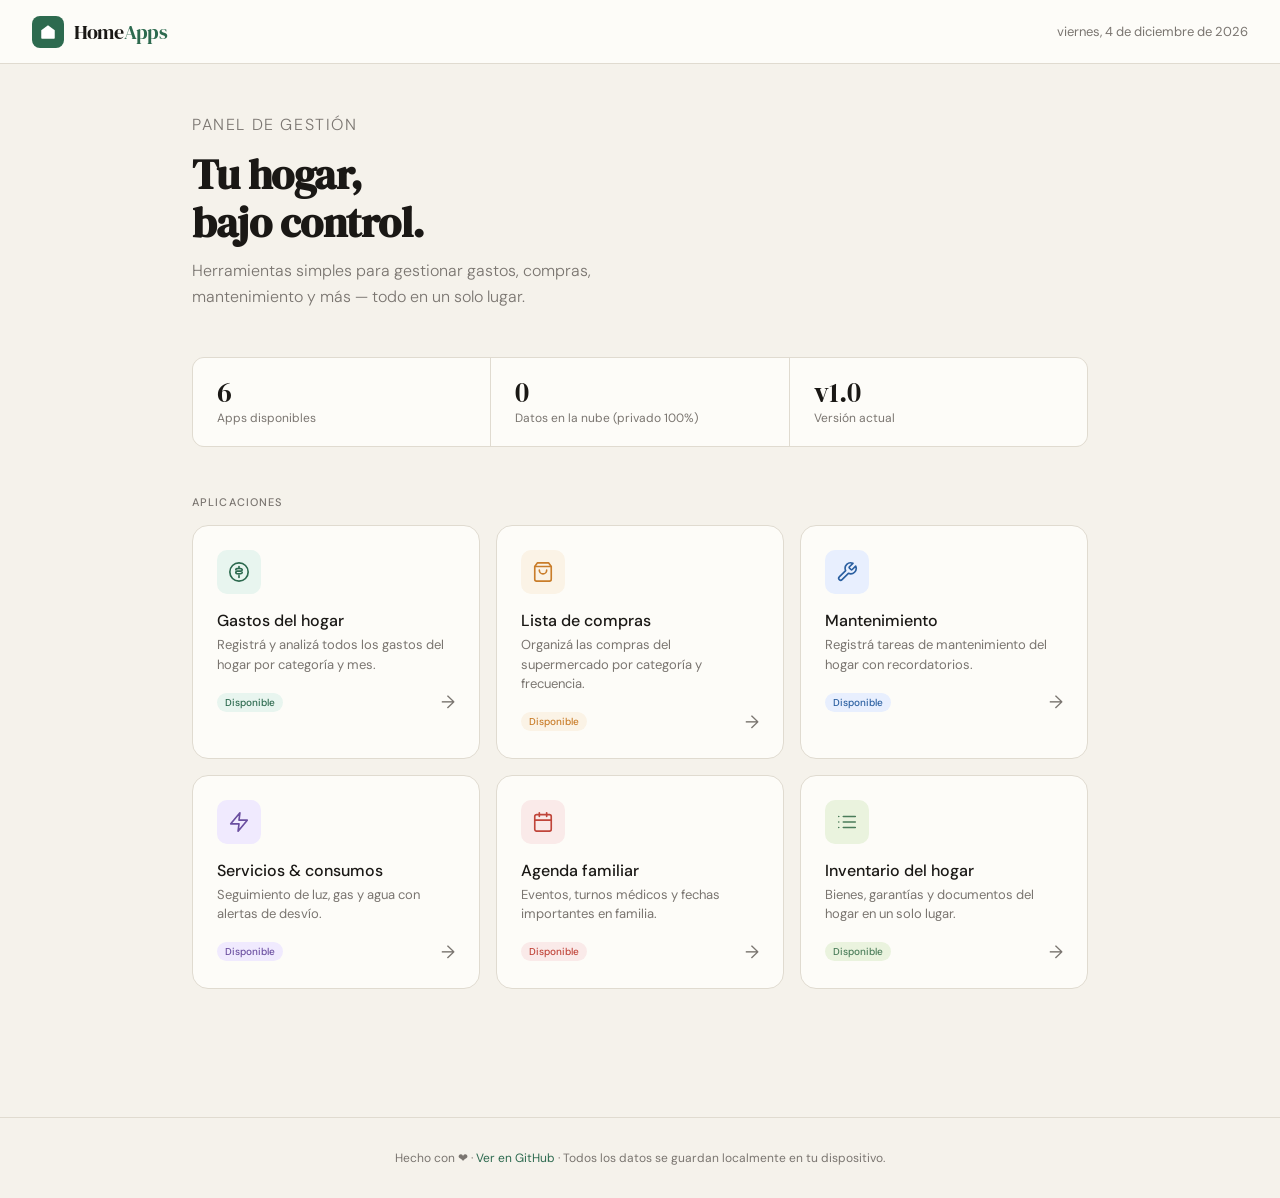
<file: index.html>
<!DOCTYPE html>
<html lang="es">
<head>
  <meta charset="UTF-8" />
  <meta name="viewport" content="width=device-width, initial-scale=1.0" />
  <title>Home Apps — Gestión del Hogar</title>
  <link rel="preconnect" href="https://fonts.googleapis.com" />
  <link href="https://fonts.googleapis.com/css2?family=DM+Serif+Display&family=DM+Sans:wght@300;400;500&display=swap" rel="stylesheet" />
  <style>
    *, *::before, *::after { box-sizing: border-box; margin: 0; padding: 0; }

    :root {
      --bg: #F5F2EB;
      --surface: #FDFCF8;
      --border: #E0DBD0;
      --text: #1A1815;
      --muted: #7A7570;
      --accent: #2D6A4F;
      --accent-light: #E8F5EF;
      --amber: #C97D2A;
      --amber-light: #FBF3E6;
      --coral: #C0453A;
      --coral-light: #FAEAE9;
      --blue: #2A5FA0;
      --blue-light: #E8EFFE;
    }

    body {
      font-family: 'DM Sans', sans-serif;
      background: var(--bg);
      color: var(--text);
      min-height: 100vh;
    }

    /* HEADER */
    header {
      background: var(--surface);
      border-bottom: 1px solid var(--border);
      padding: 0 2rem;
      display: flex;
      align-items: center;
      justify-content: space-between;
      height: 64px;
      position: sticky;
      top: 0;
      z-index: 10;
    }

    .logo {
      display: flex;
      align-items: center;
      gap: 10px;
    }

    .logo-icon {
      width: 32px;
      height: 32px;
      background: var(--accent);
      border-radius: 8px;
      display: flex;
      align-items: center;
      justify-content: center;
    }

    .logo-icon svg { width: 18px; height: 18px; fill: white; }

    .logo-name {
      font-family: 'DM Serif Display', serif;
      font-size: 20px;
      letter-spacing: -0.3px;
      color: var(--text);
    }

    .logo-name span { color: var(--accent); }

    .header-date {
      font-size: 13px;
      color: var(--muted);
    }

    /* MAIN */
    main {
      max-width: 960px;
      margin: 0 auto;
      padding: 3rem 2rem;
    }

    /* HERO */
    .hero {
      margin-bottom: 3rem;
    }

    .hero-label {
      font-size: 11px;
      font-weight: 500;
      letter-spacing: 0.1em;
      text-transform: uppercase;
      color: var(--accent);
      margin-bottom: 0.75rem;
    }

    .hero h1 {
      font-family: 'DM Serif Display', serif;
      font-size: 42px;
      line-height: 1.15;
      letter-spacing: -0.5px;
      margin-bottom: 0.75rem;
    }

    .hero p {
      font-size: 16px;
      color: var(--muted);
      font-weight: 300;
      max-width: 480px;
      line-height: 1.6;
    }

    /* STATS BAR */
    .stats-bar {
      display: grid;
      grid-template-columns: repeat(3, 1fr);
      gap: 1px;
      background: var(--border);
      border: 1px solid var(--border);
      border-radius: 12px;
      overflow: hidden;
      margin-bottom: 3rem;
    }

    .stat {
      background: var(--surface);
      padding: 1.25rem 1.5rem;
    }

    .stat-value {
      font-family: 'DM Serif Display', serif;
      font-size: 28px;
      color: var(--text);
      line-height: 1;
      margin-bottom: 4px;
    }

    .stat-label {
      font-size: 12px;
      color: var(--muted);
      font-weight: 400;
    }

    /* SECTION TITLE */
    .section-title {
      font-size: 11px;
      font-weight: 500;
      letter-spacing: 0.1em;
      text-transform: uppercase;
      color: var(--muted);
      margin-bottom: 1rem;
    }

    /* APPS GRID */
    .apps-grid {
      display: grid;
      grid-template-columns: repeat(auto-fit, minmax(260px, 1fr));
      gap: 1rem;
      margin-bottom: 3rem;
    }

    .app-card {
      background: var(--surface);
      border: 1px solid var(--border);
      border-radius: 16px;
      padding: 1.5rem;
      text-decoration: none;
      color: inherit;
      display: block;
      transition: transform 0.15s, box-shadow 0.15s, border-color 0.15s;
      position: relative;
      overflow: hidden;
    }

    .app-card::before {
      content: '';
      position: absolute;
      top: 0; left: 0; right: 0;
      height: 3px;
      background: var(--card-accent);
      opacity: 0;
      transition: opacity 0.15s;
    }

    .app-card:hover {
      transform: translateY(-2px);
      box-shadow: 0 8px 24px rgba(0,0,0,0.07);
      border-color: transparent;
    }

    .app-card:hover::before { opacity: 1; }

    .app-card.coming-soon {
      opacity: 0.5;
      pointer-events: none;
    }

    .card-icon {
      width: 44px;
      height: 44px;
      border-radius: 10px;
      background: var(--icon-bg);
      display: flex;
      align-items: center;
      justify-content: center;
      margin-bottom: 1rem;
    }

    .card-icon svg { width: 22px; height: 22px; }

    .card-name {
      font-weight: 500;
      font-size: 16px;
      margin-bottom: 4px;
    }

    .card-desc {
      font-size: 13px;
      color: var(--muted);
      line-height: 1.5;
      margin-bottom: 1rem;
    }

    .card-footer {
      display: flex;
      align-items: center;
      justify-content: space-between;
    }

    .card-badge {
      font-size: 10px;
      font-weight: 500;
      padding: 3px 8px;
      border-radius: 20px;
      background: var(--badge-bg);
      color: var(--badge-color);
    }

    .card-arrow {
      font-size: 18px;
      color: var(--muted);
      transition: transform 0.15s;
    }

    .app-card:hover .card-arrow { transform: translateX(3px); }

    /* COLORS PER CARD */
    .card-gastos  { --card-accent: #2D6A4F; --icon-bg: #E8F5EF; --badge-bg: #E8F5EF; --badge-color: #2D6A4F; }
    .card-compras { --card-accent: #C97D2A; --icon-bg: #FBF3E6; --badge-bg: #FBF3E6; --badge-color: #C97D2A; }
    .card-mant    { --card-accent: #2A5FA0; --icon-bg: #E8EFFE; --badge-bg: #E8EFFE; --badge-color: #2A5FA0; }
    .card-serv    { --card-accent: #6B4FA0; --icon-bg: #F0EAFE; --badge-bg: #F0EAFE; --badge-color: #6B4FA0; }
    .card-agenda  { --card-accent: #C0453A; --icon-bg: #FAEAE9; --badge-bg: #FAEAE9; --badge-color: #C0453A; }
    .card-inv     { --card-accent: #4A7C59; --icon-bg: #EAF3DE; --badge-bg: #EAF3DE; --badge-color: #4A7C59; }

    /* FOOTER */
    footer {
      text-align: center;
      padding: 2rem;
      font-size: 12px;
      color: var(--muted);
      border-top: 1px solid var(--border);
      margin-top: 2rem;
    }

    footer a { color: var(--accent); text-decoration: none; }

    @media (max-width: 600px) {
      .hero h1 { font-size: 30px; }
      .stats-bar { grid-template-columns: 1fr; }
      main { padding: 2rem 1rem; }
    }
  </style>
</head>
<body>

<header>
  <div class="logo">
    <div class="logo-icon">
      <svg viewBox="0 0 24 24" xmlns="http://www.w3.org/2000/svg">
        <path d="M3 9.5L12 3l9 6.5V20a1 1 0 01-1 1H4a1 1 0 01-1-1V9.5z"/>
      </svg>
    </div>
    <span class="logo-name">Home<span>Apps</span></span>
  </div>
  <span class="header-date" id="currentDate"></span>
</header>

<main>
  <div class="hero">
    <p class="hero-label">Panel de gestión</p>
    <h1>Tu hogar,<br>bajo control.</h1>
    <p>Herramientas simples para gestionar gastos, compras, mantenimiento y más — todo en un solo lugar.</p>
  </div>

  <div class="stats-bar">
    <div class="stat">
      <div class="stat-value" id="stat-apps">6</div>
      <div class="stat-label">Apps disponibles</div>
    </div>
    <div class="stat">
      <div class="stat-value">0</div>
      <div class="stat-label">Datos en la nube (privado 100%)</div>
    </div>
    <div class="stat">
      <div class="stat-value" id="stat-version">v1.0</div>
      <div class="stat-label">Versión actual</div>
    </div>
  </div>

  <p class="section-title">Aplicaciones</p>

  <div class="apps-grid">

    <a href="apps/gastos/index.html" class="app-card card-gastos">
      <div class="card-icon">
        <svg viewBox="0 0 24 24" fill="none" stroke="#2D6A4F" stroke-width="1.8" stroke-linecap="round" stroke-linejoin="round">
          <circle cx="12" cy="12" r="10"/>
          <path d="M12 6v2M12 16v2M8.5 9.5a3.5 1.5 0 017 0c0 .83-.67 1.5-1.5 1.5h-4A1.5 1.5 0 008.5 12.5a3.5 1.5 0 007 0"/>
        </svg>
      </div>
      <div class="card-name">Gastos del hogar</div>
      <div class="card-desc">Registrá y analizá todos los gastos del hogar por categoría y mes.</div>
      <div class="card-footer">
        <span class="card-badge">Disponible</span>
        <span class="card-arrow">→</span>
      </div>
    </a>

    <a href="apps/compras/index.html" class="app-card card-compras">
      <div class="card-icon">
        <svg viewBox="0 0 24 24" fill="none" stroke="#C97D2A" stroke-width="1.8" stroke-linecap="round" stroke-linejoin="round">
          <path d="M6 2L3 6v14a2 2 0 002 2h14a2 2 0 002-2V6l-3-4z"/>
          <line x1="3" y1="6" x2="21" y2="6"/>
          <path d="M16 10a4 4 0 01-8 0"/>
        </svg>
      </div>
      <div class="card-name">Lista de compras</div>
      <div class="card-desc">Organizá las compras del supermercado por categoría y frecuencia.</div>
      <div class="card-footer">
        <span class="card-badge">Disponible</span>
        <span class="card-arrow">→</span>
      </div>
    </a>

    <a href="apps/mantenimiento/index.html" class="app-card card-mant">
      <div class="card-icon">
        <svg viewBox="0 0 24 24" fill="none" stroke="#2A5FA0" stroke-width="1.8" stroke-linecap="round" stroke-linejoin="round">
          <path d="M14.7 6.3a1 1 0 000 1.4l1.6 1.6a1 1 0 001.4 0l3.77-3.77a6 6 0 01-7.94 7.94l-6.91 6.91a2.12 2.12 0 01-3-3l6.91-6.91a6 6 0 017.94-7.94l-3.76 3.76z"/>
        </svg>
      </div>
      <div class="card-name">Mantenimiento</div>
      <div class="card-desc">Registrá tareas de mantenimiento del hogar con recordatorios.</div>
      <div class="card-footer">
        <span class="card-badge">Disponible</span>
        <span class="card-arrow">→</span>
      </div>
    </a>

    <a href="apps/servicios/index.html" class="app-card card-serv">
      <div class="card-icon">
        <svg viewBox="0 0 24 24" fill="none" stroke="#6B4FA0" stroke-width="1.8" stroke-linecap="round" stroke-linejoin="round">
          <path d="M13 2L3 14h9l-1 8 10-12h-9l1-8z"/>
        </svg>
      </div>
      <div class="card-name">Servicios & consumos</div>
      <div class="card-desc">Seguimiento de luz, gas y agua con alertas de desvío.</div>
      <div class="card-footer">
        <span class="card-badge">Disponible</span>
        <span class="card-arrow">→</span>
      </div>
    </a>

    <a href="apps/agenda/index.html" class="app-card card-agenda">
      <div class="card-icon">
        <svg viewBox="0 0 24 24" fill="none" stroke="#C0453A" stroke-width="1.8" stroke-linecap="round" stroke-linejoin="round">
          <rect x="3" y="4" width="18" height="18" rx="2" ry="2"/>
          <line x1="16" y1="2" x2="16" y2="6"/>
          <line x1="8" y1="2" x2="8" y2="6"/>
          <line x1="3" y1="10" x2="21" y2="10"/>
        </svg>
      </div>
      <div class="card-name">Agenda familiar</div>
      <div class="card-desc">Eventos, turnos médicos y fechas importantes en familia.</div>
      <div class="card-footer">
        <span class="card-badge">Disponible</span>
        <span class="card-arrow">→</span>
      </div>
    </a>

    <a href="apps/inventario/index.html" class="app-card card-inv">
      <div class="card-icon">
        <svg viewBox="0 0 24 24" fill="none" stroke="#4A7C59" stroke-width="1.8" stroke-linecap="round" stroke-linejoin="round">
          <line x1="8" y1="6" x2="21" y2="6"/>
          <line x1="8" y1="12" x2="21" y2="12"/>
          <line x1="8" y1="18" x2="21" y2="18"/>
          <line x1="3" y1="6" x2="3.01" y2="6"/>
          <line x1="3" y1="12" x2="3.01" y2="12"/>
          <line x1="3" y1="18" x2="3.01" y2="18"/>
        </svg>
      </div>
      <div class="card-name">Inventario del hogar</div>
      <div class="card-desc">Bienes, garantías y documentos del hogar en un solo lugar.</div>
      <div class="card-footer">
        <span class="card-badge">Disponible</span>
        <span class="card-arrow">→</span>
      </div>
    </a>

  </div>
</main>

<footer>
  Hecho con ❤ · <a href="https://github.com/TU-USUARIO/home-apps" target="_blank">Ver en GitHub</a> · Todos los datos se guardan localmente en tu dispositivo.
</footer>

<script>
  const d = new Date();
  const opts = { weekday: 'long', year: 'numeric', month: 'long', day: 'numeric' };
  document.getElementById('currentDate').textContent = d.toLocaleDateString('es-AR', opts);
</script>

</body>
</html>
</file>
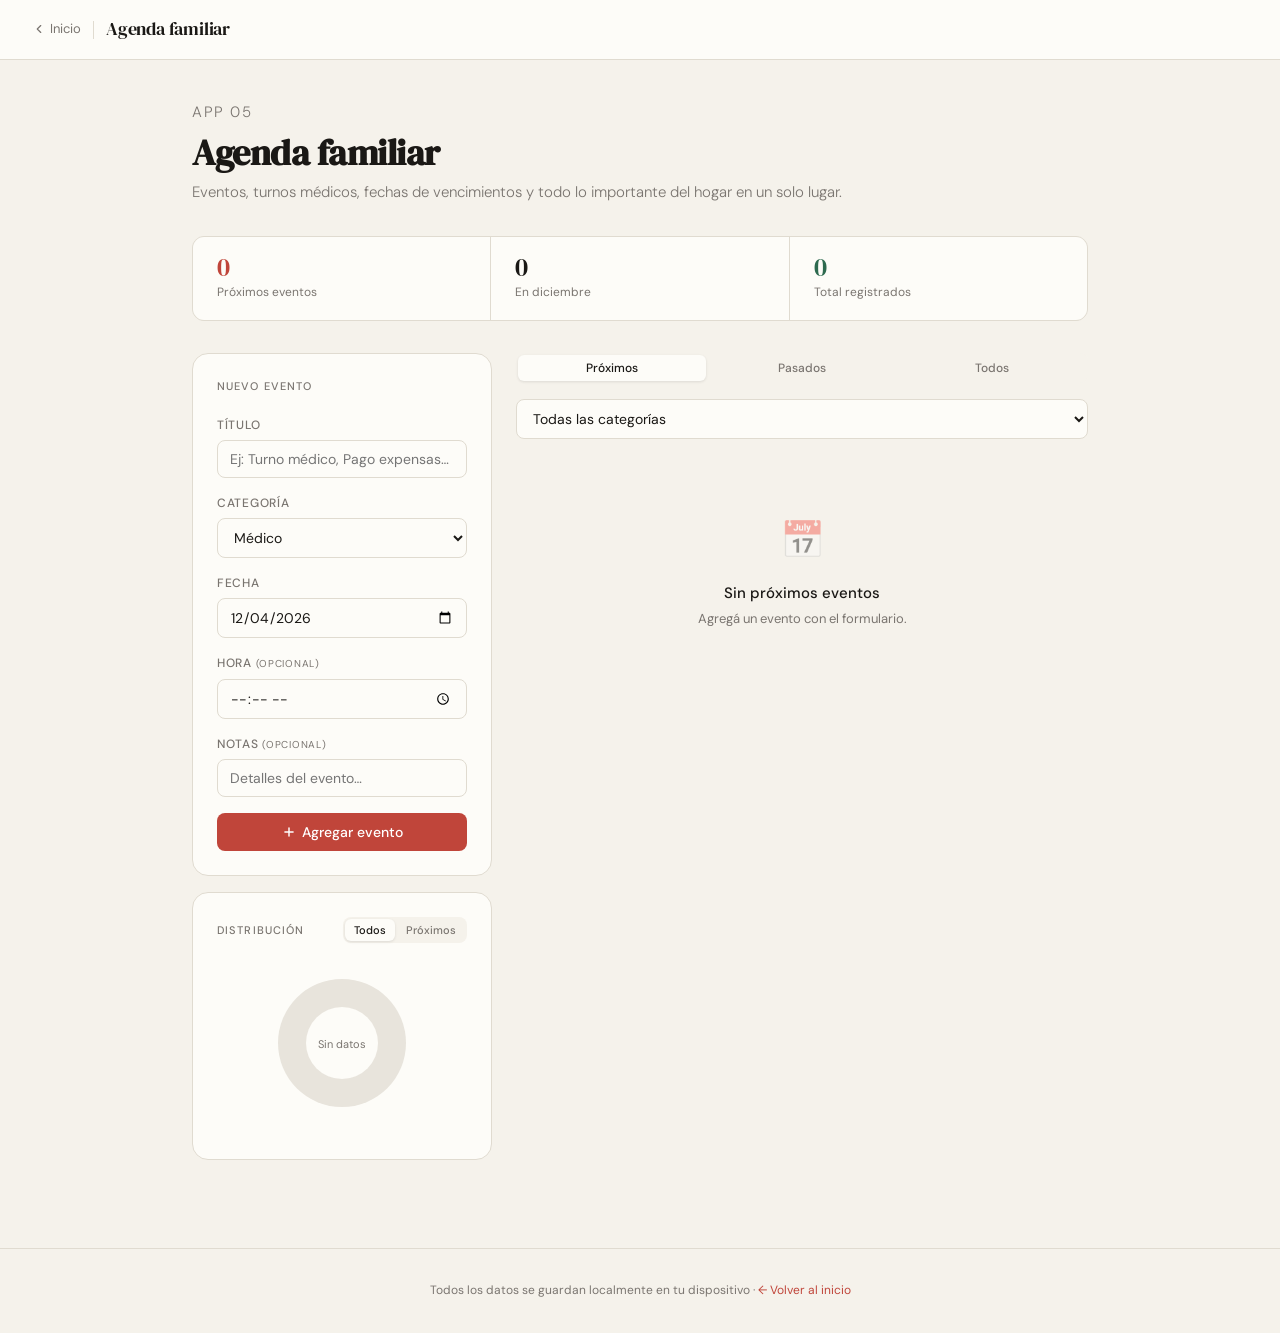
<file: apps/agenda/index.html>
<!DOCTYPE html>
<html lang="es">
<head>
  <meta charset="UTF-8" />
  <meta name="viewport" content="width=device-width, initial-scale=1.0" />
  <title>Agenda familiar — HomeApps</title>
  <link rel="preconnect" href="https://fonts.googleapis.com" />
  <link href="https://fonts.googleapis.com/css2?family=DM+Serif+Display&family=DM+Sans:wght@300;400;500&display=swap" rel="stylesheet" />
  <style>
    *, *::before, *::after { box-sizing: border-box; margin: 0; padding: 0; }
    :root {
      --bg: #F5F2EB; --surface: #FDFCF8; --border: #E0DBD0;
      --text: #1A1815; --muted: #7A7570;
      --accent: #C0453A; --accent-light: #FAEAE9;
      --green: #2D6A4F; --green-light: #E8F5EF;
      --font-display: 'DM Serif Display', serif; --font-body: 'DM Sans', sans-serif;
      --radius-sm: 8px; --radius-md: 12px; --radius-lg: 16px;
    }
    body { font-family: var(--font-body); background: var(--bg); color: var(--text); min-height: 100vh; font-size: 15px; line-height: 1.6; }
    header { background: var(--surface); border-bottom: 1px solid var(--border); padding: 0 2rem; display: flex; align-items: center; height: 60px; position: sticky; top: 0; z-index: 10; gap: 12px; }
    .back-link { font-size: 13px; color: var(--muted); text-decoration: none; display: flex; align-items: center; gap: 4px; transition: color .15s; }
    .back-link:hover { color: var(--accent); }
    .header-sep { width: 1px; height: 18px; background: var(--border); }
    .header-title { font-family: var(--font-display); font-size: 18px; letter-spacing: -.2px; }
    main { max-width: 960px; margin: 0 auto; padding: 2.5rem 2rem; }
    .hero { margin-bottom: 2rem; }
    .hero-label { font-size: 11px; font-weight: 500; letter-spacing: .1em; text-transform: uppercase; color: var(--accent); margin-bottom: .5rem; }
    .hero h1 { font-family: var(--font-display); font-size: 36px; line-height: 1.15; letter-spacing: -.5px; margin-bottom: .4rem; }
    .hero p { font-size: 15px; color: var(--muted); font-weight: 300; }
    .stats-bar { display: grid; grid-template-columns: repeat(3,1fr); gap: 1px; background: var(--border); border: 1px solid var(--border); border-radius: var(--radius-md); overflow: hidden; margin-bottom: 2rem; }
    .stat { background: var(--surface); padding: 1.1rem 1.5rem; }
    .stat-value { font-family: var(--font-display); font-size: 26px; line-height: 1; margin-bottom: 3px; }
    .stat-value.coral { color: var(--accent); }
    .stat-value.green { color: var(--green); }
    .stat-label { font-size: 12px; color: var(--muted); }
    .layout { display: grid; grid-template-columns: 300px 1fr; gap: 1.5rem; align-items: start; }
    .sidebar { display: flex; flex-direction: column; gap: 1rem; }
    .card { background: var(--surface); border: 1px solid var(--border); border-radius: var(--radius-lg); padding: 1.5rem; }
    .card-title { font-size: 11px; font-weight: 500; letter-spacing: .1em; text-transform: uppercase; color: var(--muted); margin-bottom: 1.25rem; }
    .card-header { display: flex; align-items: center; justify-content: space-between; margin-bottom: 1.25rem; }
    .card-header .card-title { margin-bottom: 0; }
    .form-group { margin-bottom: 1rem; }
    .form-label { display: block; font-size: 12px; font-weight: 500; color: var(--muted); text-transform: uppercase; letter-spacing: .06em; margin-bottom: 5px; }
    .form-input, .form-select { width: 100%; padding: 9px 12px; border: 1px solid var(--border); border-radius: var(--radius-sm); font-family: var(--font-body); font-size: 14px; color: var(--text); background: var(--surface); transition: border-color .15s; outline: none; }
    .form-input:focus, .form-select:focus { border-color: var(--accent); }
    .btn { display: inline-flex; align-items: center; justify-content: center; gap: 6px; padding: 9px 18px; border-radius: var(--radius-sm); font-family: var(--font-body); font-size: 14px; font-weight: 500; cursor: pointer; transition: all .15s; border: 1px solid transparent; }
    .btn-full { width: 100%; }
    .btn-primary { background: var(--accent); color: white; }
    .btn-primary:hover { background: #a33a30; }
    .seg-toggle { display: flex; background: var(--bg); border-radius: var(--radius-sm); padding: 2px; gap: 2px; }
    .seg-btn { font-size: 11px; font-weight: 500; padding: 4px 9px; border-radius: 6px; border: none; cursor: pointer; background: transparent; color: var(--muted); font-family: var(--font-body); transition: all .15s; }
    .seg-btn.active { background: var(--surface); color: var(--text); box-shadow: 0 1px 3px rgba(0,0,0,.1); }
    .chart-svg { display: block; margin: .75rem auto; }
    .legend { display: flex; flex-direction: column; gap: 5px; }
    .legend-row { display: flex; align-items: center; gap: 7px; font-size: 12px; }
    .legend-dot { width: 8px; height: 8px; border-radius: 50%; flex-shrink: 0; }
    .legend-label { flex: 1; color: var(--text); overflow: hidden; text-overflow: ellipsis; white-space: nowrap; }
    .legend-val { color: var(--muted); font-size: 11px; }
    .legend-pct { color: var(--muted); font-size: 11px; min-width: 30px; text-align: right; }
    .filter-row { display: flex; gap: .75rem; margin-bottom: 1rem; flex-wrap: wrap; }
    .filter-row .form-select { flex: 1; min-width: 120px; width: auto; }
    .view-tabs { display: flex; background: var(--bg); border-radius: var(--radius-sm); padding: 2px; gap: 2px; margin-bottom: 1rem; }
    .view-tab { flex: 1; text-align: center; font-size: 12px; font-weight: 500; padding: 5px 10px; border-radius: 6px; border: none; cursor: pointer; background: transparent; color: var(--muted); font-family: var(--font-body); transition: all .15s; }
    .view-tab.active { background: var(--surface); color: var(--text); box-shadow: 0 1px 3px rgba(0,0,0,.1); }
    .event-list { display: flex; flex-direction: column; gap: .5rem; }
    .event-item { background: var(--surface); border: 1px solid var(--border); border-radius: var(--radius-md); padding: .9rem 1rem; display: flex; align-items: flex-start; gap: .75rem; }
    .event-item.past { opacity: .55; background: var(--bg); }
    .event-item.done-ev { opacity: .55; background: var(--bg); }
    .event-date-box { text-align: center; min-width: 44px; background: var(--bg); border-radius: var(--radius-sm); padding: 4px 8px; flex-shrink: 0; }
    .event-day { font-family: var(--font-display); font-size: 20px; line-height: 1; }
    .event-mon { font-size: 10px; color: var(--muted); text-transform: uppercase; }
    .event-body { flex: 1; min-width: 0; }
    .event-title { font-size: 14px; font-weight: 500; }
    .event-item.done-ev .event-title { text-decoration: line-through; color: var(--muted); }
    .event-meta { display: flex; align-items: center; gap: .5rem; margin-top: 2px; flex-wrap: wrap; }
    .event-time { font-size: 12px; color: var(--muted); }
    .event-notes { font-size: 12px; color: var(--muted); }
    .cat-badge { font-size: 10px; font-weight: 500; padding: 2px 7px; border-radius: 20px; }
    .event-actions { display: flex; gap: 4px; flex-shrink: 0; }
    .event-btn { background: none; border: none; cursor: pointer; color: var(--muted); padding: 4px; border-radius: 6px; display: flex; align-items: center; transition: color .15s, background .15s; }
    .event-btn:hover { color: var(--accent); background: var(--accent-light); }
    .event-btn.delete:hover { color: #C0453A; background: #FAEAE9; }
    .event-item.done-ev .event-btn.check { color: var(--green); }
    .day-divider { font-size: 11px; font-weight: 500; letter-spacing: .1em; text-transform: uppercase; color: var(--muted); margin: 1.25rem 0 .5rem; }
    .empty-state { text-align: center; padding: 3.5rem 2rem; color: var(--muted); }
    .empty-icon { font-size: 36px; margin-bottom: .75rem; opacity: .4; }
    .empty-state h3 { font-size: 15px; font-weight: 500; color: var(--text); margin-bottom: 4px; }
    .empty-state p { font-size: 13px; }
    .cat-Médico      { background: #FAEAE9; color: #C0453A; }
    .cat-Escolar     { background: #FBF3E6; color: #C97D2A; }
    .cat-Social      { background: #E8F5EF; color: #2D6A4F; }
    .cat-Vencimiento { background: #F0EAFE; color: #6B4FA0; }
    .cat-Otro        { background: #F5F2EB; color: #7A7570; }
    footer { text-align: center; padding: 2rem; font-size: 12px; color: var(--muted); border-top: 1px solid var(--border); margin-top: 3rem; }
    @media (max-width: 720px) { .layout { grid-template-columns: 1fr; } .hero h1 { font-size: 28px; } main { padding: 1.5rem 1rem; } header { padding: 0 1rem; } }
    @media (max-width: 480px) { .stats-bar { grid-template-columns: 1fr; } }
  </style>
</head>
<body>
<header>
  <a href="../../index.html" class="back-link">
    <svg width="14" height="14" viewBox="0 0 24 24" fill="none" stroke="currentColor" stroke-width="2" stroke-linecap="round" stroke-linejoin="round"><polyline points="15 18 9 12 15 6"/></svg>
    Inicio
  </a>
  <div class="header-sep"></div>
  <span class="header-title">Agenda familiar</span>
</header>

<main>
  <div class="hero">
    <p class="hero-label">App 05</p>
    <h1>Agenda familiar</h1>
    <p>Eventos, turnos médicos, fechas de vencimientos y todo lo importante del hogar en un solo lugar.</p>
  </div>

  <div class="stats-bar">
    <div class="stat">
      <div class="stat-value coral" id="stat-upcoming">0</div>
      <div class="stat-label">Próximos eventos</div>
    </div>
    <div class="stat">
      <div class="stat-value" id="stat-month">0</div>
      <div class="stat-label" id="stat-month-label">Este mes</div>
    </div>
    <div class="stat">
      <div class="stat-value green" id="stat-total">0</div>
      <div class="stat-label">Total registrados</div>
    </div>
  </div>

  <div class="layout">
    <aside class="sidebar">
      <div class="card">
        <p class="card-title">Nuevo evento</p>
        <div class="form-group">
          <label class="form-label" for="inp-title">Título</label>
          <input id="inp-title" class="form-input" type="text" placeholder="Ej: Turno médico, Pago expensas…" autocomplete="off" />
        </div>
        <div class="form-group">
          <label class="form-label" for="inp-cat">Categoría</label>
          <select id="inp-cat" class="form-select">
            <option>Médico</option><option>Escolar</option><option>Social</option>
            <option>Vencimiento</option><option>Otro</option>
          </select>
        </div>
        <div class="form-group">
          <label class="form-label" for="inp-date">Fecha</label>
          <input id="inp-date" class="form-input" type="date" />
        </div>
        <div class="form-group">
          <label class="form-label" for="inp-time">Hora <span style="font-size:10px;font-weight:400;">(opcional)</span></label>
          <input id="inp-time" class="form-input" type="time" />
        </div>
        <div class="form-group">
          <label class="form-label" for="inp-notes">Notas <span style="font-size:10px;font-weight:400;">(opcional)</span></label>
          <input id="inp-notes" class="form-input" type="text" placeholder="Detalles del evento…" autocomplete="off" />
        </div>
        <button class="btn btn-primary btn-full" onclick="addEvent()">
          <svg width="14" height="14" viewBox="0 0 24 24" fill="none" stroke="currentColor" stroke-width="2.5" stroke-linecap="round" stroke-linejoin="round"><line x1="12" y1="5" x2="12" y2="19"/><line x1="5" y1="12" x2="19" y2="12"/></svg>
          Agregar evento
        </button>
      </div>

      <div class="card">
        <div class="card-header">
          <p class="card-title">Distribución</p>
          <div class="seg-toggle">
            <button class="seg-btn active" onclick="setSegment('all',this)">Todos</button>
            <button class="seg-btn" onclick="setSegment('upcoming',this)">Próximos</button>
          </div>
        </div>
        <svg id="chart-svg" class="chart-svg" viewBox="0 0 160 160" width="160" height="160"></svg>
        <div class="legend" id="chart-legend"></div>
      </div>
    </aside>

    <section>
      <div class="view-tabs">
        <button class="view-tab active" onclick="setView('upcoming',this)">Próximos</button>
        <button class="view-tab" onclick="setView('past',this)">Pasados</button>
        <button class="view-tab" onclick="setView('all',this)">Todos</button>
      </div>
      <div class="filter-row">
        <select id="filter-cat" class="form-select" onchange="render()">
          <option value="Todas">Todas las categorías</option>
          <option>Médico</option><option>Escolar</option><option>Social</option>
          <option>Vencimiento</option><option>Otro</option>
        </select>
      </div>
      <div id="list-container"></div>
    </section>
  </div>
</main>

<footer>
  Todos los datos se guardan localmente en tu dispositivo · <a href="../../index.html" style="color:var(--accent);text-decoration:none;">← Volver al inicio</a>
</footer>

<script>
  const STORAGE_KEY = 'homeapps_agenda_v1';
  const CAT_COLORS = {
    'Médico':'#C0453A','Escolar':'#C97D2A','Social':'#2D6A4F','Vencimiento':'#6B4FA0','Otro':'#7A7570'
  };
  const CAT_ICONS = { 'Médico':'🏥','Escolar':'📚','Social':'👥','Vencimiento':'📅','Otro':'📌' };
  const CATS = Object.keys(CAT_COLORS);

  let events = [];
  let activeView = 'upcoming';
  let segment = 'all';

  function load() { try { events = JSON.parse(localStorage.getItem(STORAGE_KEY)) || []; } catch { events = []; } }
  function save() { localStorage.setItem(STORAGE_KEY, JSON.stringify(events)); }
  function uid() { return Date.now().toString(36)+Math.random().toString(36).slice(2); }
  function todayISO() { return new Date().toISOString().slice(0,10); }
  function monthKey(d) { return d.slice(0,7); }
  function escH(s) { return s.replace(/&/g,'&amp;').replace(/</g,'&lt;').replace(/>/g,'&gt;').replace(/"/g,'&quot;'); }

  function addEvent() {
    const title = document.getElementById('inp-title').value.trim();
    if (!title) { document.getElementById('inp-title').focus(); return; }
    const cat   = document.getElementById('inp-cat').value;
    const date  = document.getElementById('inp-date').value;
    if (!date) { document.getElementById('inp-date').focus(); return; }
    const time  = document.getElementById('inp-time').value;
    const notes = document.getElementById('inp-notes').value.trim();
    events.push({ id: uid(), title, cat, date, time, notes, done: false });
    events.sort((a,b)=>a.date.localeCompare(b.date));
    save();
    document.getElementById('inp-title').value='';
    document.getElementById('inp-time').value='';
    document.getElementById('inp-notes').value='';
    document.getElementById('inp-title').focus();
    render();
  }

  function toggleDone(id) {
    const ev=events.find(e=>e.id===id);
    if (ev) { ev.done=!ev.done; save(); render(); }
  }

  function deleteEvent(id) {
    events=events.filter(e=>e.id!==id);
    save(); render();
  }

  function setView(v,el) {
    activeView=v;
    document.querySelectorAll('.view-tab').forEach(b=>b.classList.remove('active'));
    el.classList.add('active');
    render();
  }

  function setSegment(s,el) {
    segment=s;
    document.querySelectorAll('.seg-btn').forEach(b=>b.classList.remove('active'));
    el.classList.add('active');
    renderChart();
  }

  function isUpcoming(e) { return e.date >= todayISO() && !e.done; }
  function isPast(e) { return e.date < todayISO() || e.done; }

  function drawDonut(svgId,segs) {
    const el=document.getElementById(svgId); if(!el) return;
    const CX=80,CY=80,R=64,r=36;
    const total=segs.reduce((s,d)=>s+d.value,0);
    if(!total){el.innerHTML=`<circle cx="${CX}" cy="${CY}" r="${R}" fill="#E8E4DC"/><circle cx="${CX}" cy="${CY}" r="${r}" fill="var(--surface)"/><text x="${CX}" y="${CY+5}" text-anchor="middle" font-family="'DM Sans',sans-serif" font-size="11" fill="#7A7570">Sin datos</text>`;return;}
    const active=segs.filter(d=>d.value>0); let html='';
    if(active.length===1){html=`<circle cx="${CX}" cy="${CY}" r="${R}" fill="${active[0].color}"/>`;}
    else{let a=-Math.PI/2;active.forEach(d=>{const sw=(d.value/total)*Math.PI*2,e=a+sw,lg=sw>Math.PI?1:0;const p=(ang,rad)=>[CX+rad*Math.cos(ang),CY+rad*Math.sin(ang)];const[x1,y1]=p(a,R),[x2,y2]=p(e,R),[ix1,iy1]=p(a,r),[ix2,iy2]=p(e,r);html+=`<path d="M${x1.toFixed(2)},${y1.toFixed(2)} A${R},${R} 0 ${lg},1 ${x2.toFixed(2)},${y2.toFixed(2)} L${ix2.toFixed(2)},${iy2.toFixed(2)} A${r},${r} 0 ${lg},0 ${ix1.toFixed(2)},${iy1.toFixed(2)} Z" fill="${d.color}"/>`;a=e;});}
    html+=`<circle cx="${CX}" cy="${CY}" r="${r-1}" fill="var(--surface)"/>`;
    el.innerHTML=html;
  }

  function renderChart() {
    const base = segment==='all' ? events : events.filter(isUpcoming);
    const segs=CATS.map(c=>({label:`${CAT_ICONS[c]} ${c}`,color:CAT_COLORS[c],value:base.filter(e=>e.cat===c).length}));
    const total=segs.reduce((s,d)=>s+d.value,0);
    drawDonut('chart-svg',segs);
    const legendEl=document.getElementById('chart-legend'); if(!legendEl) return;
    if(!total){legendEl.innerHTML='';return;}
    legendEl.innerHTML=segs.filter(s=>s.value>0).sort((a,b)=>b.value-a.value).map(s=>`
      <div class="legend-row"><span class="legend-dot" style="background:${s.color}"></span><span class="legend-label">${s.label}</span><span class="legend-val">${s.value} evento${s.value!==1?'s':''}</span><span class="legend-pct">${Math.round(s.value/total*100)}%</span></div>`).join('');
  }

  function render() {
    const today=todayISO();
    const curMonth=today.slice(0,7);
    const upcoming=events.filter(isUpcoming);
    document.getElementById('stat-upcoming').textContent=upcoming.length;
    document.getElementById('stat-month').textContent=events.filter(e=>monthKey(e.date)===curMonth).length;
    document.getElementById('stat-month-label').textContent=`En ${new Date().toLocaleDateString('es-AR',{month:'long'})}`;
    document.getElementById('stat-total').textContent=events.length;
    renderChart();

    const cat=document.getElementById('filter-cat').value;
    let filtered=events.filter(e=>cat==='Todas'||e.cat===cat);
    if(activeView==='upcoming') filtered=filtered.filter(isUpcoming);
    else if(activeView==='past') filtered=filtered.filter(isPast);
    filtered.sort((a,b)=>activeView==='past'?b.date.localeCompare(a.date):a.date.localeCompare(b.date));

    const container=document.getElementById('list-container');
    if(!filtered.length){
      const msgs={'upcoming':['Sin próximos eventos','Agregá un evento con el formulario.'],'past':['Sin eventos pasados','Acá aparecerán los eventos que ya pasaron.'],'all':['Sin eventos registrados','Agregá tu primer evento.']};
      const [h,p]=msgs[activeView];
      container.innerHTML=`<div class="empty-state"><div class="empty-icon">📅</div><h3>${h}</h3><p>${p}</p></div>`;
      return;
    }

    const groups={};
    filtered.forEach(e=>{if(!groups[e.date])groups[e.date]=[];groups[e.date].push(e);});
    let html='';
    Object.entries(groups).sort((a,b)=>activeView==='past'?b[0].localeCompare(a[0]):a[0].localeCompare(b[0])).forEach(([date,items])=>{
      const [y,m,d]=date.split('-').map(Number);
      const label=new Date(y,m-1,d).toLocaleDateString('es-AR',{weekday:'long',day:'numeric',month:'long'});
      const isToday=date===today;
      html+=`<div class="day-divider">${isToday?'📍 Hoy — ':''}<span style="text-transform:capitalize">${label}</span></div><div class="event-list">`;
      items.forEach(ev=>{
        const dayN=d.toString().padStart(2,'0');
        const monS=new Date(y,m-1,1).toLocaleDateString('es-AR',{month:'short'});
        const isDone=ev.done||(ev.date<today);
        html+=`<div class="event-item${ev.done?' done-ev':ev.date<today?' past':''}">
          <div class="event-date-box">
            <div class="event-day">${d}</div>
            <div class="event-mon">${monS}</div>
          </div>
          <div class="event-body">
            <div class="event-title">${escH(ev.title)}</div>
            <div class="event-meta">
              <span class="cat-badge cat-${ev.cat}">${CAT_ICONS[ev.cat]} ${ev.cat}</span>
              ${ev.time?`<span class="event-time">🕐 ${ev.time}</span>`:''}
              ${ev.notes?`<span class="event-notes">${escH(ev.notes)}</span>`:''}
            </div>
          </div>
          <div class="event-actions">
            <button class="event-btn check" onclick="toggleDone('${ev.id}')" title="${ev.done?'Marcar pendiente':'Marcar hecho'}">
              <svg width="14" height="14" viewBox="0 0 24 24" fill="none" stroke="currentColor" stroke-width="2" stroke-linecap="round" stroke-linejoin="round"><polyline points="20 6 9 17 4 12"/></svg>
            </button>
            <button class="event-btn delete" onclick="deleteEvent('${ev.id}')" title="Eliminar">
              <svg width="14" height="14" viewBox="0 0 24 24" fill="none" stroke="currentColor" stroke-width="2" stroke-linecap="round" stroke-linejoin="round"><line x1="18" y1="6" x2="6" y2="18"/><line x1="6" y1="6" x2="18" y2="18"/></svg>
            </button>
          </div>
        </div>`;
      });
      html+=`</div>`;
    });
    container.innerHTML=html;
  }

  document.getElementById('inp-title').addEventListener('keydown',e=>{if(e.key==='Enter')addEvent();});
  load();
  document.getElementById('inp-date').value=todayISO();
  render();
</script>
</body>
</html>
</file>
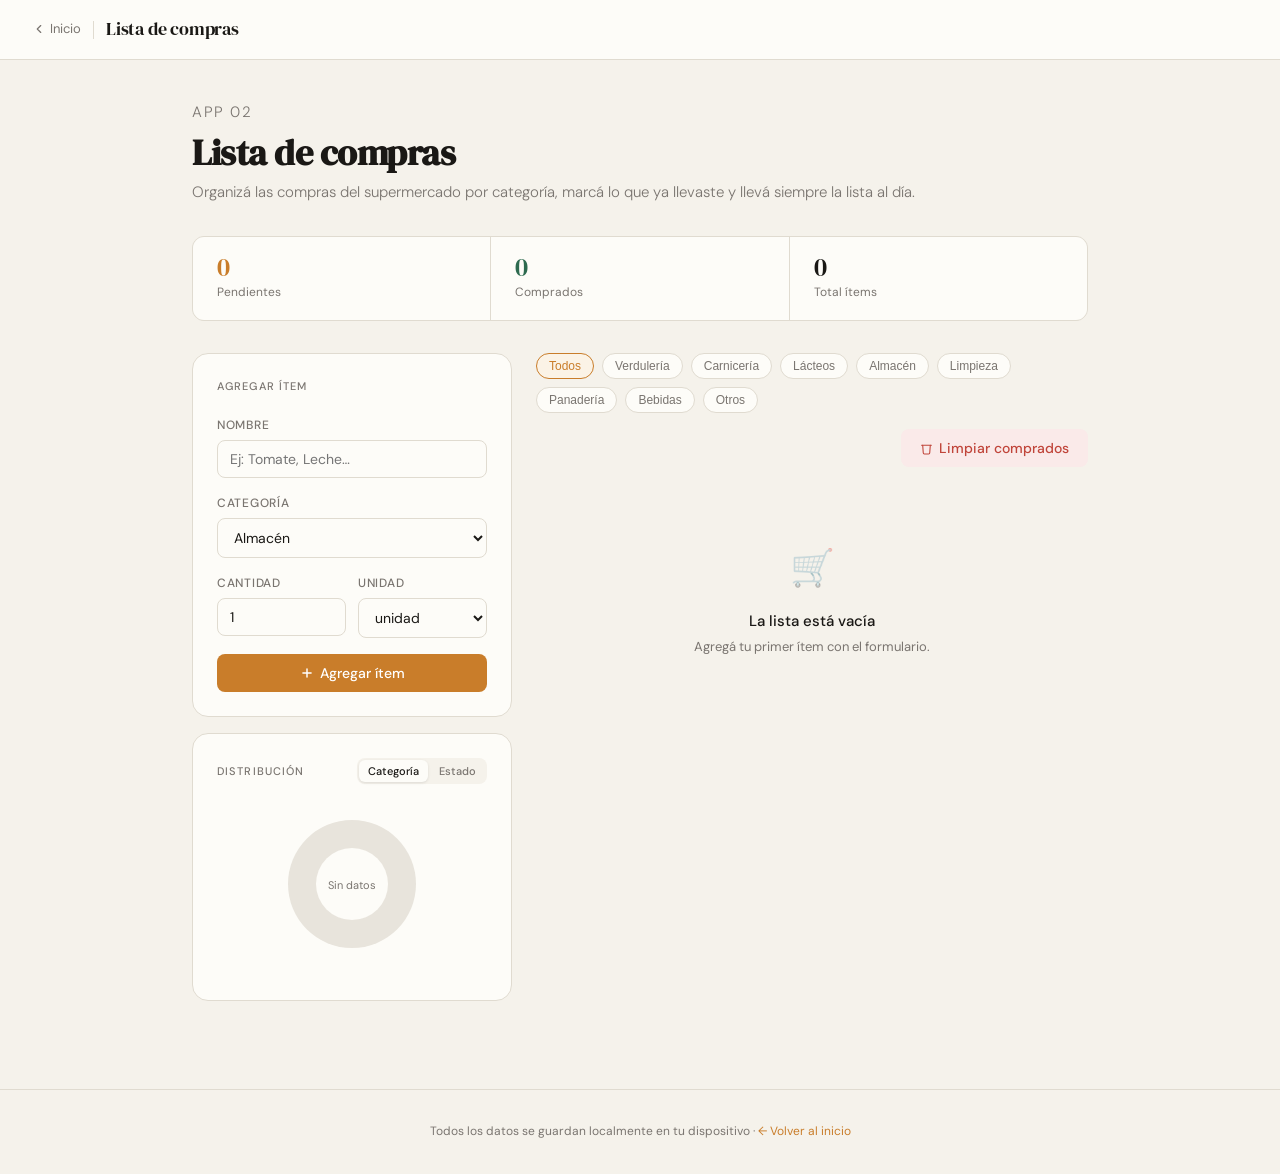
<file: apps/compras/index.html>
<!DOCTYPE html>
<html lang="es">
<head>
  <meta charset="UTF-8" />
  <meta name="viewport" content="width=device-width, initial-scale=1.0" />
  <title>Lista de compras — HomeApps</title>
  <link rel="preconnect" href="https://fonts.googleapis.com" />
  <link href="https://fonts.googleapis.com/css2?family=DM+Serif+Display&family=DM+Sans:wght@300;400;500&display=swap" rel="stylesheet" />
  <style>
    *, *::before, *::after { box-sizing: border-box; margin: 0; padding: 0; }
    :root {
      --bg: #F5F2EB; --surface: #FDFCF8; --border: #E0DBD0;
      --text: #1A1815; --muted: #7A7570;
      --accent: #C97D2A; --accent-light: #FBF3E6;
      --green: #2D6A4F; --green-light: #E8F5EF;
      --coral: #C0453A; --coral-light: #FAEAE9;
      --font-display: 'DM Serif Display', serif; --font-body: 'DM Sans', sans-serif;
      --radius-sm: 8px; --radius-md: 12px; --radius-lg: 16px;
    }
    body { font-family: var(--font-body); background: var(--bg); color: var(--text); min-height: 100vh; font-size: 15px; line-height: 1.6; }
    header { background: var(--surface); border-bottom: 1px solid var(--border); padding: 0 2rem; display: flex; align-items: center; height: 60px; position: sticky; top: 0; z-index: 10; gap: 12px; }
    .back-link { font-size: 13px; color: var(--muted); text-decoration: none; display: flex; align-items: center; gap: 4px; transition: color .15s; }
    .back-link:hover { color: var(--accent); }
    .header-sep { width: 1px; height: 18px; background: var(--border); }
    .header-title { font-family: var(--font-display); font-size: 18px; letter-spacing: -.2px; }
    main { max-width: 960px; margin: 0 auto; padding: 2.5rem 2rem; }
    .hero { margin-bottom: 2rem; }
    .hero-label { font-size: 11px; font-weight: 500; letter-spacing: .1em; text-transform: uppercase; color: var(--accent); margin-bottom: .5rem; }
    .hero h1 { font-family: var(--font-display); font-size: 36px; line-height: 1.15; letter-spacing: -.5px; margin-bottom: .4rem; }
    .hero p { font-size: 15px; color: var(--muted); font-weight: 300; }
    .stats-bar { display: grid; grid-template-columns: repeat(3,1fr); gap: 1px; background: var(--border); border: 1px solid var(--border); border-radius: var(--radius-md); overflow: hidden; margin-bottom: 2rem; }
    .stat { background: var(--surface); padding: 1.1rem 1.5rem; }
    .stat-value { font-family: var(--font-display); font-size: 26px; line-height: 1; margin-bottom: 3px; }
    .stat-value.amber { color: var(--accent); }
    .stat-value.green { color: var(--green); }
    .stat-label { font-size: 12px; color: var(--muted); }
    .layout { display: grid; grid-template-columns: 320px 1fr; gap: 1.5rem; align-items: start; }
    .sidebar { display: flex; flex-direction: column; gap: 1rem; }
    .card { background: var(--surface); border: 1px solid var(--border); border-radius: var(--radius-lg); padding: 1.5rem; }
    .card-title { font-size: 11px; font-weight: 500; letter-spacing: .1em; text-transform: uppercase; color: var(--muted); margin-bottom: 1.25rem; }
    .card-header { display: flex; align-items: center; justify-content: space-between; margin-bottom: 1.25rem; }
    .card-header .card-title { margin-bottom: 0; }
    .form-group { margin-bottom: 1rem; }
    .form-label { display: block; font-size: 12px; font-weight: 500; color: var(--muted); text-transform: uppercase; letter-spacing: .06em; margin-bottom: 5px; }
    .form-input, .form-select { width: 100%; padding: 9px 12px; border: 1px solid var(--border); border-radius: var(--radius-sm); font-family: var(--font-body); font-size: 14px; color: var(--text); background: var(--surface); transition: border-color .15s; outline: none; }
    .form-input:focus, .form-select:focus { border-color: var(--accent); }
    .form-row { display: grid; grid-template-columns: 1fr 1fr; gap: .75rem; }
    .btn { display: inline-flex; align-items: center; justify-content: center; gap: 6px; padding: 9px 18px; border-radius: var(--radius-sm); font-family: var(--font-body); font-size: 14px; font-weight: 500; cursor: pointer; transition: all .15s; border: 1px solid transparent; width: 100%; }
    .btn-primary { background: var(--accent); color: white; }
    .btn-primary:hover { background: #b06a1f; }
    .btn-danger { background: var(--coral-light); color: var(--coral); width: auto; }
    .btn-danger:hover { background: #f5d5d3; }
    /* SEGMENT TOGGLE */
    .seg-toggle { display: flex; background: var(--bg); border-radius: var(--radius-sm); padding: 2px; gap: 2px; }
    .seg-btn { font-size: 11px; font-weight: 500; padding: 4px 9px; border-radius: 6px; border: none; cursor: pointer; background: transparent; color: var(--muted); font-family: var(--font-body); transition: all .15s; }
    .seg-btn.active { background: var(--surface); color: var(--text); box-shadow: 0 1px 3px rgba(0,0,0,.1); }
    /* CHART */
    .chart-svg { display: block; margin: .75rem auto; }
    .legend { display: flex; flex-direction: column; gap: 5px; }
    .legend-row { display: flex; align-items: center; gap: 7px; font-size: 12px; }
    .legend-dot { width: 8px; height: 8px; border-radius: 50%; flex-shrink: 0; }
    .legend-label { flex: 1; color: var(--text); overflow: hidden; text-overflow: ellipsis; white-space: nowrap; }
    .legend-val { color: var(--muted); font-size: 11px; }
    .legend-pct { color: var(--muted); font-size: 11px; min-width: 30px; text-align: right; }
    /* FILTERS */
    .filters { display: flex; gap: .5rem; flex-wrap: wrap; margin-bottom: 1rem; }
    .filter-chip { font-size: 12px; font-weight: 500; padding: 5px 12px; border-radius: 20px; background: var(--surface); border: 1px solid var(--border); color: var(--muted); cursor: pointer; transition: all .15s; }
    .filter-chip:hover, .filter-chip.active { background: var(--accent-light); border-color: var(--accent); color: var(--accent); }
    .list-actions { display: flex; justify-content: flex-end; margin-bottom: 1rem; }
    /* ITEMS */
    .items-list { display: flex; flex-direction: column; gap: .5rem; }
    .item { background: var(--surface); border: 1px solid var(--border); border-radius: var(--radius-md); padding: .9rem 1rem; display: flex; align-items: center; gap: .75rem; transition: opacity .2s, background .2s; }
    .item.bought { opacity: .5; background: var(--bg); }
    .item-check { width: 20px; height: 20px; border-radius: 50%; border: 2px solid var(--border); flex-shrink: 0; cursor: pointer; display: flex; align-items: center; justify-content: center; transition: all .15s; background: transparent; }
    .item-check:hover { border-color: var(--accent); }
    .item.bought .item-check { background: var(--green); border-color: var(--green); }
    .check-icon { display: none; }
    .item.bought .check-icon { display: block; }
    .item-body { flex: 1; min-width: 0; }
    .item-name { font-size: 14px; font-weight: 500; white-space: nowrap; overflow: hidden; text-overflow: ellipsis; }
    .item.bought .item-name { text-decoration: line-through; color: var(--muted); }
    .item-meta { display: flex; align-items: center; gap: .5rem; margin-top: 2px; }
    .item-qty { font-size: 12px; color: var(--muted); }
    .cat-badge { font-size: 10px; font-weight: 500; padding: 2px 7px; border-radius: 20px; }
    .item-delete { background: none; border: none; cursor: pointer; color: var(--muted); padding: 4px; border-radius: 6px; display: flex; align-items: center; transition: color .15s, background .15s; flex-shrink: 0; }
    .item-delete:hover { color: var(--coral); background: var(--coral-light); }
    .section-label { font-size: 11px; font-weight: 500; letter-spacing: .1em; text-transform: uppercase; color: var(--muted); margin: 1.25rem 0 .5rem; }
    .empty-state { text-align: center; padding: 3.5rem 2rem; color: var(--muted); }
    .empty-icon { font-size: 36px; margin-bottom: .75rem; opacity: .4; }
    .empty-state h3 { font-size: 15px; font-weight: 500; color: var(--text); margin-bottom: 4px; }
    .empty-state p { font-size: 13px; }
    .cat-Verdulería  { background: #E8F5EF; color: #2D6A4F; }
    .cat-Carnicería  { background: #FAEAE9; color: #C0453A; }
    .cat-Lácteos     { background: #E8EFFE; color: #2A5FA0; }
    .cat-Almacén     { background: #FBF3E6; color: #C97D2A; }
    .cat-Limpieza    { background: #F0EAFE; color: #6B4FA0; }
    .cat-Panadería   { background: #FFF3E0; color: #E65100; }
    .cat-Bebidas     { background: #E3F2FD; color: #1565C0; }
    .cat-Otros       { background: #F5F2EB; color: #7A7570; }
    footer { text-align: center; padding: 2rem; font-size: 12px; color: var(--muted); border-top: 1px solid var(--border); margin-top: 3rem; }
    @media (max-width: 720px) { .layout { grid-template-columns: 1fr; } .hero h1 { font-size: 28px; } main { padding: 1.5rem 1rem; } header { padding: 0 1rem; } .form-row { grid-template-columns: 1fr; } }
    @media (max-width: 480px) { .stats-bar { grid-template-columns: 1fr; } }
  </style>
</head>
<body>
<header>
  <a href="../../index.html" class="back-link">
    <svg width="14" height="14" viewBox="0 0 24 24" fill="none" stroke="currentColor" stroke-width="2" stroke-linecap="round" stroke-linejoin="round"><polyline points="15 18 9 12 15 6"/></svg>
    Inicio
  </a>
  <div class="header-sep"></div>
  <span class="header-title">Lista de compras</span>
</header>

<main>
  <div class="hero">
    <p class="hero-label">App 02</p>
    <h1>Lista de compras</h1>
    <p>Organizá las compras del supermercado por categoría, marcá lo que ya llevaste y llevá siempre la lista al día.</p>
  </div>

  <div class="stats-bar">
    <div class="stat">
      <div class="stat-value amber" id="stat-pending">0</div>
      <div class="stat-label">Pendientes</div>
    </div>
    <div class="stat">
      <div class="stat-value green" id="stat-bought">0</div>
      <div class="stat-label">Comprados</div>
    </div>
    <div class="stat">
      <div class="stat-value" id="stat-total">0</div>
      <div class="stat-label">Total ítems</div>
    </div>
  </div>

  <div class="layout">
    <aside class="sidebar">
      <!-- FORM -->
      <div class="card">
        <p class="card-title">Agregar ítem</p>
        <div class="form-group">
          <label class="form-label" for="inp-name">Nombre</label>
          <input id="inp-name" class="form-input" type="text" placeholder="Ej: Tomate, Leche…" autocomplete="off" />
        </div>
        <div class="form-group">
          <label class="form-label" for="inp-cat">Categoría</label>
          <select id="inp-cat" class="form-select">
            <option>Verdulería</option><option>Carnicería</option><option>Lácteos</option>
            <option selected>Almacén</option><option>Limpieza</option><option>Panadería</option>
            <option>Bebidas</option><option>Otros</option>
          </select>
        </div>
        <div class="form-row">
          <div class="form-group">
            <label class="form-label" for="inp-qty">Cantidad</label>
            <input id="inp-qty" class="form-input" type="number" min="0.1" step="0.1" value="1" />
          </div>
          <div class="form-group">
            <label class="form-label" for="inp-unit">Unidad</label>
            <select id="inp-unit" class="form-select">
              <option>unidad</option><option>kg</option><option>g</option>
              <option>litros</option><option>ml</option><option>pack</option>
              <option>docena</option><option>bolsa</option>
            </select>
          </div>
        </div>
        <button class="btn btn-primary" onclick="addItem()">
          <svg width="14" height="14" viewBox="0 0 24 24" fill="none" stroke="currentColor" stroke-width="2.5" stroke-linecap="round" stroke-linejoin="round"><line x1="12" y1="5" x2="12" y2="19"/><line x1="5" y1="12" x2="19" y2="12"/></svg>
          Agregar ítem
        </button>
      </div>

      <!-- CHART -->
      <div class="card">
        <div class="card-header">
          <p class="card-title">Distribución</p>
          <div class="seg-toggle">
            <button class="seg-btn active" onclick="setSegment('cat',this)">Categoría</button>
            <button class="seg-btn" onclick="setSegment('status',this)">Estado</button>
          </div>
        </div>
        <svg id="chart-svg" class="chart-svg" viewBox="0 0 160 160" width="160" height="160"></svg>
        <div class="legend" id="chart-legend"></div>
      </div>
    </aside>

    <!-- LIST -->
    <section>
      <div class="filters" id="filter-bar">
        <button class="filter-chip active" onclick="setFilter('Todos',this)">Todos</button>
        <button class="filter-chip" onclick="setFilter('Verdulería',this)">Verdulería</button>
        <button class="filter-chip" onclick="setFilter('Carnicería',this)">Carnicería</button>
        <button class="filter-chip" onclick="setFilter('Lácteos',this)">Lácteos</button>
        <button class="filter-chip" onclick="setFilter('Almacén',this)">Almacén</button>
        <button class="filter-chip" onclick="setFilter('Limpieza',this)">Limpieza</button>
        <button class="filter-chip" onclick="setFilter('Panadería',this)">Panadería</button>
        <button class="filter-chip" onclick="setFilter('Bebidas',this)">Bebidas</button>
        <button class="filter-chip" onclick="setFilter('Otros',this)">Otros</button>
      </div>
      <div class="list-actions">
        <button class="btn btn-danger" onclick="clearBought()">
          <svg width="13" height="13" viewBox="0 0 24 24" fill="none" stroke="currentColor" stroke-width="2" stroke-linecap="round" stroke-linejoin="round"><polyline points="3 6 5 6 21 6"/><path d="M19 6l-1 14a2 2 0 01-2 2H8a2 2 0 01-2-2L5 6"/></svg>
          Limpiar comprados
        </button>
      </div>
      <div id="list-container"></div>
    </section>
  </div>
</main>

<footer>
  Todos los datos se guardan localmente en tu dispositivo · <a href="../../index.html" style="color:var(--accent);text-decoration:none;">← Volver al inicio</a>
</footer>

<script>
  const STORAGE_KEY = 'homeapps_compras_v1';
  const CAT_COLORS = {
    'Verdulería':'#2D6A4F','Carnicería':'#C0453A','Lácteos':'#2A5FA0',
    'Almacén':'#C97D2A','Limpieza':'#6B4FA0','Panadería':'#E65100',
    'Bebidas':'#1565C0','Otros':'#7A7570'
  };
  const CATS = Object.keys(CAT_COLORS);

  let items = [];
  let activeFilter = 'Todos';
  let segment = 'cat';

  function load() { try { items = JSON.parse(localStorage.getItem(STORAGE_KEY)) || []; } catch { items = []; } }
  function save() { localStorage.setItem(STORAGE_KEY, JSON.stringify(items)); }
  function uid() { return Date.now().toString(36) + Math.random().toString(36).slice(2); }
  function escH(s) { return s.replace(/&/g,'&amp;').replace(/</g,'&lt;').replace(/>/g,'&gt;').replace(/"/g,'&quot;'); }
  function fmtQty(q,u) { return `${q%1===0?q:q.toFixed(1)} ${u}`; }

  function addItem() {
    const name = document.getElementById('inp-name').value.trim();
    if (!name) { document.getElementById('inp-name').focus(); return; }
    const cat  = document.getElementById('inp-cat').value;
    const qty  = parseFloat(document.getElementById('inp-qty').value) || 1;
    const unit = document.getElementById('inp-unit').value;
    items.unshift({ id: uid(), name, cat, qty, unit, bought: false });
    save();
    document.getElementById('inp-name').value = '';
    document.getElementById('inp-name').focus();
    render();
  }

  function toggleBought(id) {
    const item = items.find(i=>i.id===id);
    if (item) { item.bought = !item.bought; save(); render(); }
  }

  function deleteItem(id) {
    items = items.filter(i=>i.id!==id);
    save(); render();
  }

  function clearBought() {
    const n = items.filter(i=>i.bought).length;
    if (!n) return;
    if (!confirm(`¿Eliminar los ${n} ítem(s) ya comprados?`)) return;
    items = items.filter(i=>!i.bought);
    save(); render();
  }

  function setFilter(cat, el) {
    activeFilter = cat;
    document.querySelectorAll('.filter-chip').forEach(c=>c.classList.remove('active'));
    el.classList.add('active');
    render();
  }

  function setSegment(s, el) {
    segment = s;
    document.querySelectorAll('.seg-btn').forEach(b=>b.classList.remove('active'));
    el.classList.add('active');
    renderChart();
  }

  // ---- DONUT ----
  function drawDonut(svgId, segs) {
    const el = document.getElementById(svgId);
    if (!el) return;
    const CX=80,CY=80,R=64,r=36;
    const total = segs.reduce((s,d)=>s+d.value,0);
    if (!total) {
      el.innerHTML = `<circle cx="${CX}" cy="${CY}" r="${R}" fill="#E8E4DC"/><circle cx="${CX}" cy="${CY}" r="${r}" fill="var(--surface)"/><text x="${CX}" y="${CY+5}" text-anchor="middle" font-family="'DM Sans',sans-serif" font-size="11" fill="#7A7570">Sin datos</text>`;
      return;
    }
    const active = segs.filter(d=>d.value>0);
    let html = '';
    if (active.length === 1) {
      html = `<circle cx="${CX}" cy="${CY}" r="${R}" fill="${active[0].color}"/>`;
    } else {
      let a = -Math.PI/2;
      active.forEach(d => {
        const sw=(d.value/total)*Math.PI*2,e=a+sw,lg=sw>Math.PI?1:0;
        const p=(ang,rad)=>[CX+rad*Math.cos(ang),CY+rad*Math.sin(ang)];
        const [x1,y1]=p(a,R),[x2,y2]=p(e,R),[ix1,iy1]=p(a,r),[ix2,iy2]=p(e,r);
        html+=`<path d="M${x1.toFixed(2)},${y1.toFixed(2)} A${R},${R} 0 ${lg},1 ${x2.toFixed(2)},${y2.toFixed(2)} L${ix2.toFixed(2)},${iy2.toFixed(2)} A${r},${r} 0 ${lg},0 ${ix1.toFixed(2)},${iy1.toFixed(2)} Z" fill="${d.color}"/>`;
        a=e;
      });
    }
    html+=`<circle cx="${CX}" cy="${CY}" r="${r-1}" fill="var(--surface)"/>`;
    el.innerHTML = html;
  }

  function renderChart() {
    let segs, fmtV;
    if (segment === 'cat') {
      segs = CATS.map(c => ({ label:c, color:CAT_COLORS[c], value: items.filter(i=>i.cat===c).length }));
      fmtV = v => `${v} ítem${v!==1?'s':''}`;
    } else {
      const pend = items.filter(i=>!i.bought).length;
      const comp = items.filter(i=>i.bought).length;
      segs = [
        { label:'Pendientes', color:'#C97D2A', value: pend },
        { label:'Comprados',  color:'#2D6A4F', value: comp },
      ];
      fmtV = v => `${v} ítem${v!==1?'s':''}`;
    }
    const total = segs.reduce((s,d)=>s+d.value,0);
    drawDonut('chart-svg', segs);
    const legendEl = document.getElementById('chart-legend');
    if (!total) { legendEl.innerHTML=''; return; }
    legendEl.innerHTML = segs.filter(s=>s.value>0).sort((a,b)=>b.value-a.value).map(s=>`
      <div class="legend-row">
        <span class="legend-dot" style="background:${s.color}"></span>
        <span class="legend-label">${s.label}</span>
        <span class="legend-val">${fmtV(s.value)}</span>
        <span class="legend-pct">${Math.round(s.value/total*100)}%</span>
      </div>`).join('');
  }

  function render() {
    document.getElementById('stat-pending').textContent = items.filter(i=>!i.bought).length;
    document.getElementById('stat-bought').textContent  = items.filter(i=>i.bought).length;
    document.getElementById('stat-total').textContent   = items.length;
    renderChart();

    const filtered = activeFilter==='Todos' ? items : items.filter(i=>i.cat===activeFilter);
    const container = document.getElementById('list-container');

    if (filtered.length === 0) {
      container.innerHTML = `<div class="empty-state"><div class="empty-icon">🛒</div><h3>${activeFilter==='Todos'?'La lista está vacía':'Sin ítems en esta categoría'}</h3><p>${activeFilter==='Todos'?'Agregá tu primer ítem con el formulario.':'Probá con otro filtro o agregá un ítem.'}</p></div>`;
      return;
    }

    const pend = filtered.filter(i=>!i.bought);
    const comp = filtered.filter(i=>i.bought);
    const itemHTML = item => `
      <div class="item${item.bought?' bought':''}">
        <button class="item-check" onclick="toggleBought('${item.id}')">
          <svg class="check-icon" width="10" height="10" viewBox="0 0 10 10" fill="none" stroke="white" stroke-width="2" stroke-linecap="round" stroke-linejoin="round"><polyline points="1.5,5 4,7.5 8.5,2.5"/></svg>
        </button>
        <div class="item-body">
          <div class="item-name">${escH(item.name)}</div>
          <div class="item-meta"><span class="cat-badge cat-${item.cat}">${item.cat}</span><span class="item-qty">${fmtQty(item.qty,item.unit)}</span></div>
        </div>
        <button class="item-delete" onclick="deleteItem('${item.id}')">
          <svg width="14" height="14" viewBox="0 0 24 24" fill="none" stroke="currentColor" stroke-width="2" stroke-linecap="round" stroke-linejoin="round"><line x1="18" y1="6" x2="6" y2="18"/><line x1="6" y1="6" x2="18" y2="18"/></svg>
        </button>
      </div>`;

    let html = `<div class="items-list">${pend.map(itemHTML).join('')}</div>`;
    if (comp.length > 0) {
      if (pend.length > 0) html += `<p class="section-label">Comprados</p>`;
      html += `<div class="items-list">${comp.map(itemHTML).join('')}</div>`;
    }
    container.innerHTML = html;
  }

  document.getElementById('inp-name').addEventListener('keydown', e => { if(e.key==='Enter') addItem(); });
  load(); render();
</script>
</body>
</html>
</file>
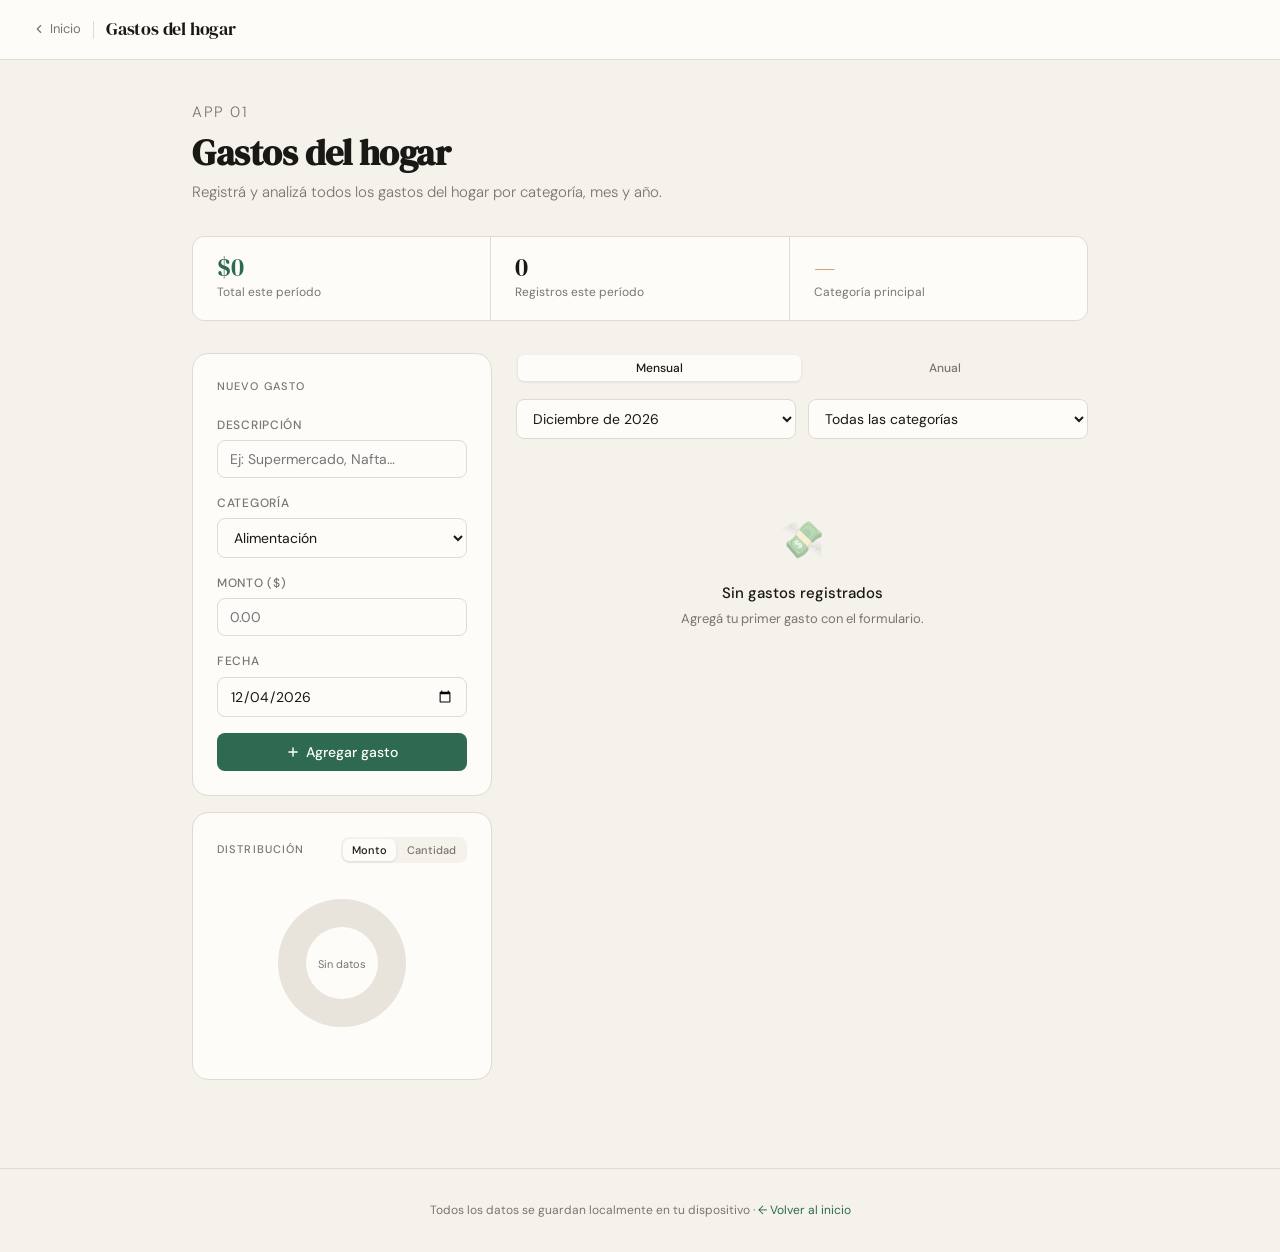
<file: apps/gastos/index.html>
<!DOCTYPE html>
<html lang="es">
<head>
<script src="../../assets/js/supabase.js"></script>
  <meta charset="UTF-8" />
  <meta name="viewport" content="width=device-width, initial-scale=1.0" />
  <title>Gastos del hogar — HomeApps</title>
  <link rel="preconnect" href="https://fonts.googleapis.com" />
  <link href="https://fonts.googleapis.com/css2?family=DM+Serif+Display&family=DM+Sans:wght@300;400;500&display=swap" rel="stylesheet" />
  <style>
    *, *::before, *::after { box-sizing: border-box; margin: 0; padding: 0; }
    :root {
      --bg: #F5F2EB; --surface: #FDFCF8; --border: #E0DBD0;
      --text: #1A1815; --muted: #7A7570;
      --accent: #2D6A4F; --accent-light: #E8F5EF;
      --amber: #C97D2A; --amber-light: #FBF3E6;
      --coral: #C0453A; --coral-light: #FAEAE9;
      --font-display: 'DM Serif Display', serif; --font-body: 'DM Sans', sans-serif;
      --radius-sm: 8px; --radius-md: 12px; --radius-lg: 16px;
    }
    body { font-family: var(--font-body); background: var(--bg); color: var(--text); min-height: 100vh; font-size: 15px; line-height: 1.6; }
    header { background: var(--surface); border-bottom: 1px solid var(--border); padding: 0 2rem; display: flex; align-items: center; height: 60px; position: sticky; top: 0; z-index: 10; gap: 12px; }
    .back-link { font-size: 13px; color: var(--muted); text-decoration: none; display: flex; align-items: center; gap: 4px; transition: color .15s; }
    .back-link:hover { color: var(--accent); }
    .header-sep { width: 1px; height: 18px; background: var(--border); }
    .header-title { font-family: var(--font-display); font-size: 18px; letter-spacing: -.2px; }
    main { max-width: 960px; margin: 0 auto; padding: 2.5rem 2rem; }
    .hero { margin-bottom: 2rem; }
    .hero-label { font-size: 11px; font-weight: 500; letter-spacing: .1em; text-transform: uppercase; color: var(--accent); margin-bottom: .5rem; }
    .hero h1 { font-family: var(--font-display); font-size: 36px; line-height: 1.15; letter-spacing: -.5px; margin-bottom: .4rem; }
    .hero p { font-size: 15px; color: var(--muted); font-weight: 300; }
    .stats-bar { display: grid; grid-template-columns: repeat(3,1fr); gap: 1px; background: var(--border); border: 1px solid var(--border); border-radius: var(--radius-md); overflow: hidden; margin-bottom: 2rem; }
    .stat { background: var(--surface); padding: 1.1rem 1.5rem; }
    .stat-value { font-family: var(--font-display); font-size: 26px; line-height: 1; margin-bottom: 3px; }
    .stat-value.green { color: var(--accent); }
    .stat-value.amber { color: var(--amber); }
    .stat-label { font-size: 12px; color: var(--muted); }
    .layout { display: grid; grid-template-columns: 300px 1fr; gap: 1.5rem; align-items: start; }
    .sidebar { display: flex; flex-direction: column; gap: 1rem; }
    .card { background: var(--surface); border: 1px solid var(--border); border-radius: var(--radius-lg); padding: 1.5rem; }
    .card-title { font-size: 11px; font-weight: 500; letter-spacing: .1em; text-transform: uppercase; color: var(--muted); margin-bottom: 1.25rem; }
    .card-header { display: flex; align-items: center; justify-content: space-between; margin-bottom: 1.25rem; }
    .card-header .card-title { margin-bottom: 0; }
    .form-group { margin-bottom: 1rem; }
    .form-label { display: block; font-size: 12px; font-weight: 500; color: var(--muted); text-transform: uppercase; letter-spacing: .06em; margin-bottom: 5px; }
    .form-input, .form-select { width: 100%; padding: 9px 12px; border: 1px solid var(--border); border-radius: var(--radius-sm); font-family: var(--font-body); font-size: 14px; color: var(--text); background: var(--surface); transition: border-color .15s; outline: none; }
    .form-input:focus, .form-select:focus { border-color: var(--accent); }
    .btn { display: inline-flex; align-items: center; justify-content: center; gap: 6px; padding: 9px 18px; border-radius: var(--radius-sm); font-family: var(--font-body); font-size: 14px; font-weight: 500; cursor: pointer; transition: all .15s; border: 1px solid transparent; }
    .btn-full { width: 100%; }
    .btn-primary { background: var(--accent); color: white; }
    .btn-primary:hover { background: #245940; }
    /* SEGMENT TOGGLE */
    .seg-toggle { display: flex; background: var(--bg); border-radius: var(--radius-sm); padding: 2px; gap: 2px; }
    .seg-btn { font-size: 11px; font-weight: 500; padding: 4px 9px; border-radius: 6px; border: none; cursor: pointer; background: transparent; color: var(--muted); font-family: var(--font-body); transition: all .15s; }
    .seg-btn.active { background: var(--surface); color: var(--text); box-shadow: 0 1px 3px rgba(0,0,0,.1); }
    /* CHART */
    .chart-svg { display: block; margin: .75rem auto; }
    .legend { display: flex; flex-direction: column; gap: 5px; }
    .legend-row { display: flex; align-items: center; gap: 7px; font-size: 12px; }
    .legend-dot { width: 8px; height: 8px; border-radius: 50%; flex-shrink: 0; }
    .legend-label { flex: 1; color: var(--text); overflow: hidden; text-overflow: ellipsis; white-space: nowrap; }
    .legend-val { color: var(--muted); font-size: 11px; }
    .legend-pct { color: var(--muted); font-size: 11px; min-width: 30px; text-align: right; }
    /* FILTER ROW */
    .filter-row { display: flex; gap: .75rem; margin-bottom: 1rem; flex-wrap: wrap; }
    .filter-row .form-select { flex: 1; min-width: 120px; width: auto; }
    /* PERIOD TABS */
    .period-tabs { display: flex; background: var(--bg); border-radius: var(--radius-sm); padding: 2px; gap: 2px; margin-bottom: 1rem; }
    .period-tab { flex: 1; text-align: center; font-size: 12px; font-weight: 500; padding: 5px 10px; border-radius: 6px; border: none; cursor: pointer; background: transparent; color: var(--muted); font-family: var(--font-body); transition: all .15s; }
    .period-tab.active { background: var(--surface); color: var(--text); box-shadow: 0 1px 3px rgba(0,0,0,.1); }
    /* EXPENSE ITEMS */
    .expense-list { display: flex; flex-direction: column; gap: .5rem; }
    .expense-item { background: var(--surface); border: 1px solid var(--border); border-radius: var(--radius-md); padding: .9rem 1rem; display: flex; align-items: center; gap: 1rem; }
    .expense-icon { width: 36px; height: 36px; border-radius: 8px; display: flex; align-items: center; justify-content: center; font-size: 16px; flex-shrink: 0; }
    .expense-body { flex: 1; min-width: 0; }
    .expense-desc { font-size: 14px; font-weight: 500; white-space: nowrap; overflow: hidden; text-overflow: ellipsis; }
    .expense-meta { display: flex; align-items: center; gap: .5rem; margin-top: 2px; }
    .expense-date { font-size: 12px; color: var(--muted); }
    .cat-badge { font-size: 10px; font-weight: 500; padding: 2px 7px; border-radius: 20px; }
    .expense-amount { font-family: var(--font-display); font-size: 16px; flex-shrink: 0; }
    .expense-delete { background: none; border: none; cursor: pointer; color: var(--muted); padding: 4px; border-radius: 6px; display: flex; align-items: center; transition: color .15s, background .15s; flex-shrink: 0; }
    .expense-delete:hover { color: var(--coral); background: var(--coral-light); }
    .month-divider { font-size: 11px; font-weight: 500; letter-spacing: .1em; text-transform: uppercase; color: var(--muted); margin: 1.25rem 0 .5rem; }
    .empty-state { text-align: center; padding: 3.5rem 2rem; color: var(--muted); }
    .empty-icon { font-size: 36px; margin-bottom: .75rem; opacity: .4; }
    .empty-state h3 { font-size: 15px; font-weight: 500; color: var(--text); margin-bottom: 4px; }
    .empty-state p { font-size: 13px; }
    /* CATEGORY COLORS */
    .cat-Alimentación    { background:#E8F5EF; color:#2D6A4F; }
    .cat-Transporte      { background:#E8EFFE; color:#2A5FA0; }
    .cat-Servicios       { background:#F0EAFE; color:#6B4FA0; }
    .cat-Salud           { background:#FAEAE9; color:#C0453A; }
    .cat-Educación       { background:#FBF3E6; color:#C97D2A; }
    .cat-Entretenimiento { background:#FFF3E0; color:#E65100; }
    .cat-Ropa            { background:#FCE4EC; color:#AD1457; }
    .cat-Hogar           { background:#EAF3DE; color:#4A7C59; }
    .cat-Otros           { background:#F5F2EB; color:#7A7570; }
    .icon-Alimentación    { background:#E8F5EF; }
    .icon-Transporte      { background:#E8EFFE; }
    .icon-Servicios       { background:#F0EAFE; }
    .icon-Salud           { background:#FAEAE9; }
    .icon-Educación       { background:#FBF3E6; }
    .icon-Entretenimiento { background:#FFF3E0; }
    .icon-Ropa            { background:#FCE4EC; }
    .icon-Hogar           { background:#EAF3DE; }
    .icon-Otros           { background:#F5F2EB; }
    footer { text-align: center; padding: 2rem; font-size: 12px; color: var(--muted); border-top: 1px solid var(--border); margin-top: 3rem; }
    @media (max-width: 720px) { .layout { grid-template-columns: 1fr; } .hero h1 { font-size: 28px; } main { padding: 1.5rem 1rem; } header { padding: 0 1rem; } }
    @media (max-width: 480px) { .stats-bar { grid-template-columns: 1fr; } }
  </style>
</head>
<body>
<header>
  <a href="../../index.html" class="back-link">
    <svg width="14" height="14" viewBox="0 0 24 24" fill="none" stroke="currentColor" stroke-width="2" stroke-linecap="round" stroke-linejoin="round"><polyline points="15 18 9 12 15 6"/></svg>
    Inicio
  </a>
  <div class="header-sep"></div>
  <span class="header-title">Gastos del hogar</span>
</header>

<main>
  <div class="hero">
    <p class="hero-label">App 01</p>
    <h1>Gastos del hogar</h1>
    <p>Registrá y analizá todos los gastos del hogar por categoría, mes y año.</p>
  </div>

  <div class="stats-bar">
    <div class="stat">
      <div class="stat-value green" id="stat-total">$0</div>
      <div class="stat-label" id="stat-total-label">Total este mes</div>
    </div>
    <div class="stat">
      <div class="stat-value" id="stat-count">0</div>
      <div class="stat-label" id="stat-count-label">Registros este mes</div>
    </div>
    <div class="stat">
      <div class="stat-value amber" id="stat-top-cat">—</div>
      <div class="stat-label">Categoría principal</div>
    </div>
  </div>

  <div class="layout">
    <aside class="sidebar">
      <!-- FORM -->
      <div class="card">
        <p class="card-title">Nuevo gasto</p>
        <div class="form-group">
          <label class="form-label" for="inp-desc">Descripción</label>
          <input id="inp-desc" class="form-input" type="text" placeholder="Ej: Supermercado, Nafta…" autocomplete="off" />
        </div>
        <div class="form-group">
          <label class="form-label" for="inp-cat">Categoría</label>
          <select id="inp-cat" class="form-select">
            <option>Alimentación</option><option>Transporte</option><option>Servicios</option>
            <option>Salud</option><option>Educación</option><option>Entretenimiento</option>
            <option>Ropa</option><option>Hogar</option><option>Otros</option>
          </select>
        </div>
        <div class="form-group">
          <label class="form-label" for="inp-amount">Monto ($)</label>
          <input id="inp-amount" class="form-input" type="number" min="0" step="0.01" placeholder="0.00" />
        </div>
        <div class="form-group">
          <label class="form-label" for="inp-date">Fecha</label>
          <input id="inp-date" class="form-input" type="date" />
        </div>
        <button class="btn btn-primary btn-full" onclick="addExpense()">
          <svg width="14" height="14" viewBox="0 0 24 24" fill="none" stroke="currentColor" stroke-width="2.5" stroke-linecap="round" stroke-linejoin="round"><line x1="12" y1="5" x2="12" y2="19"/><line x1="5" y1="12" x2="19" y2="12"/></svg>
          Agregar gasto
        </button>
      </div>

      <!-- CHART -->
      <div class="card">
        <div class="card-header">
          <p class="card-title">Distribución</p>
          <div class="seg-toggle">
            <button class="seg-btn active" onclick="setSegment('amount',this)">Monto</button>
            <button class="seg-btn" onclick="setSegment('count',this)">Cantidad</button>
          </div>
        </div>
        <svg id="chart-svg" class="chart-svg" viewBox="0 0 160 160" width="160" height="160"></svg>
        <div class="legend" id="chart-legend"></div>
      </div>
    </aside>

    <!-- LIST -->
    <section>
      <div class="period-tabs">
        <button class="period-tab active" onclick="setPeriodView('month',this)">Mensual</button>
        <button class="period-tab" onclick="setPeriodView('year',this)">Anual</button>
      </div>
      <div class="filter-row">
        <select id="filter-period" class="form-select" onchange="render()"></select>
        <select id="filter-cat" class="form-select" onchange="render()">
          <option value="Todas">Todas las categorías</option>
          <option>Alimentación</option><option>Transporte</option><option>Servicios</option>
          <option>Salud</option><option>Educación</option><option>Entretenimiento</option>
          <option>Ropa</option><option>Hogar</option><option>Otros</option>
        </select>
      </div>
      <div id="list-container"></div>
    </section>
  </div>
</main>

<footer>
  Todos los datos se guardan localmente en tu dispositivo · <a href="../../index.html" style="color:var(--accent);text-decoration:none;">← Volver al inicio</a>
</footer>

<script>
  const STORAGE_KEY = 'homeapps_gastos_v1';
  const CAT_COLORS = {
    'Alimentación':'#2D6A4F','Transporte':'#2A5FA0','Servicios':'#6B4FA0',
    'Salud':'#C0453A','Educación':'#C97D2A','Entretenimiento':'#E65100',
    'Ropa':'#AD1457','Hogar':'#4A7C59','Otros':'#7A7570'
  };
  const CAT_ICONS = {
    'Alimentación':'🛒','Transporte':'🚗','Servicios':'⚡','Salud':'💊',
    'Educación':'📚','Entretenimiento':'🎬','Ropa':'👕','Hogar':'🏠','Otros':'📌'
  };
  const CATS = Object.keys(CAT_COLORS);

  let expenses = [];
  let segment = 'amount';
  let periodView = 'month';

  async function load() { try { expenses = await db.gastos.getAll(); } catch(e) { expenses = []; } }

  function save() {}

  function uid() { return Date.now().toString(36) + Math.random().toString(36).slice(2); }
  function todayISO() { return new Date().toISOString().slice(0,10); }
  function monthKey(d) { return d.slice(0,7); }
  function yearKey(d) { return d.slice(0,4); }
  function cap(s) { return s.charAt(0).toUpperCase()+s.slice(1); }
  function fmtMoney(n) { return '$'+n.toLocaleString('es-AR',{minimumFractionDigits:0,maximumFractionDigits:2}); }
  function monthLabel(ym) {
    const [y,m] = ym.split('-').map(Number);
    return new Date(y,m-1,1).toLocaleDateString('es-AR',{month:'long',year:'numeric'});
  }
  function fmtDate(d) {
    const [y,m,dd] = d.split('-').map(Number);
    return new Date(y,m-1,dd).toLocaleDateString('es-AR',{day:'numeric',month:'short'});
  }
  function escH(s) { return s.replace(/&/g,'&amp;').replace(/</g,'&lt;').replace(/>/g,'&gt;').replace(/"/g,'&quot;'); }

  async function addExpense() {
    const desc = document.getElementById('inp-desc').value.trim();
    const cat  = document.getElementById('inp-cat').value;
    const amt  = parseFloat(document.getElementById('inp-amount').value);
    const date = document.getElementById('inp-date').value;
    if (!desc) { document.getElementById('inp-desc').focus(); return; }
    if (!amt || amt <= 0) { document.getElementById('inp-amount').focus(); return; }
    if (!date) { document.getElementById('inp-date').focus(); return; }
    const item = { id: uid(), desc, cat, amount: amt, date };
    await db.gastos.insert(item);
    expenses.unshift(item);
    save();
    document.getElementById('inp-desc').value = '';
    document.getElementById('inp-amount').value = '';
    document.getElementById('inp-desc').focus();
    populatePeriodFilter();
    render();
  }

  async function deleteExpense(id) {
    await db.gastos.delete(id);
    expenses = expenses.filter(e => e.id !== id);
    populatePeriodFilter(); render();
  }


  function setSegment(s, el) {
    segment = s;
    document.querySelectorAll('.seg-btn').forEach(b => b.classList.remove('active'));
    el.classList.add('active');
    renderChart(getBaseExpenses());
  }

  function setPeriodView(v, el) {
    periodView = v;
    document.querySelectorAll('.period-tab').forEach(b => b.classList.remove('active'));
    el.classList.add('active');
    populatePeriodFilter();
    render();
  }

  function populatePeriodFilter() {
    const sel = document.getElementById('filter-period');
    const prev = sel.value;
    if (periodView === 'month') {
      const months = [...new Set(expenses.map(e => monthKey(e.date)))].sort().reverse();
      const cur = todayISO().slice(0,7);
      if (!months.includes(cur)) months.unshift(cur);
      sel.innerHTML = months.map(m => `<option value="${m}">${cap(monthLabel(m))}</option>`).join('');
      if ([...sel.options].some(o=>o.value===prev)) sel.value=prev; else sel.value=months[0]||cur;
    } else {
      const years = [...new Set(expenses.map(e => yearKey(e.date)))].sort().reverse();
      const curY = todayISO().slice(0,4);
      if (!years.includes(curY)) years.unshift(curY);
      sel.innerHTML = years.map(y => `<option value="${y}">Año ${y}</option>`).join('');
      if ([...sel.options].some(o=>o.value===prev)) sel.value=prev; else sel.value=years[0]||curY;
    }
  }

  function getBaseExpenses() {
    const period = document.getElementById('filter-period').value;
    return expenses.filter(e => periodView==='month' ? monthKey(e.date)===period : yearKey(e.date)===period);
  }

  function getFilteredExpenses() {
    const cat = document.getElementById('filter-cat').value;
    return getBaseExpenses().filter(e => cat==='Todas' || e.cat===cat);
  }

  function updateStats(base) {
    const period = document.getElementById('filter-period').value;
    const total = base.reduce((s,e)=>s+e.amount,0);
    document.getElementById('stat-total').textContent = fmtMoney(total);
    document.getElementById('stat-count').textContent = base.length;
    const isYear = periodView==='year';
    document.getElementById('stat-total-label').textContent = isYear ? `Total año ${period}` : 'Total este período';
    document.getElementById('stat-count-label').textContent = isYear ? `Registros año ${period}` : 'Registros este período';
    if (base.length === 0) { document.getElementById('stat-top-cat').textContent = '—'; return; }
    const bycat = {};
    base.forEach(e => { bycat[e.cat] = (bycat[e.cat]||0) + e.amount; });
    document.getElementById('stat-top-cat').textContent = Object.entries(bycat).sort((a,b)=>b[1]-a[1])[0][0];
  }

  // ---- DONUT CHART ----
  function drawDonut(svgId, segs) {
    const el = document.getElementById(svgId);
    if (!el) return;
    const CX=80,CY=80,R=64,r=36;
    const total = segs.reduce((s,d)=>s+d.value,0);
    if (!total) {
      el.innerHTML = `<circle cx="${CX}" cy="${CY}" r="${R}" fill="#E8E4DC"/><circle cx="${CX}" cy="${CY}" r="${r}" fill="var(--surface)"/><text x="${CX}" y="${CY+5}" text-anchor="middle" font-family="'DM Sans',sans-serif" font-size="11" fill="#7A7570">Sin datos</text>`;
      return;
    }
    const active = segs.filter(d=>d.value>0);
    let html = '';
    if (active.length === 1) {
      html += `<circle cx="${CX}" cy="${CY}" r="${R}" fill="${active[0].color}"/>`;
    } else {
      let a = -Math.PI/2;
      active.forEach(d => {
        const sw = (d.value/total)*Math.PI*2, e = a+sw, lg = sw>Math.PI?1:0;
        const p=(ang,rad)=>[CX+rad*Math.cos(ang),CY+rad*Math.sin(ang)];
        const [x1,y1]=p(a,R),[x2,y2]=p(e,R),[ix1,iy1]=p(a,r),[ix2,iy2]=p(e,r);
        html+=`<path d="M${x1.toFixed(2)},${y1.toFixed(2)} A${R},${R} 0 ${lg},1 ${x2.toFixed(2)},${y2.toFixed(2)} L${ix2.toFixed(2)},${iy2.toFixed(2)} A${r},${r} 0 ${lg},0 ${ix1.toFixed(2)},${iy1.toFixed(2)} Z" fill="${d.color}"/>`;
        a=e;
      });
    }
    html+=`<circle cx="${CX}" cy="${CY}" r="${r-1}" fill="var(--surface)"/>`;
    el.innerHTML = html;
  }

  function renderChart(base) {
    const segs = CATS.map(cat => ({
      label: cat,
      color: CAT_COLORS[cat],
      value: segment==='amount'
        ? base.filter(e=>e.cat===cat).reduce((s,e)=>s+e.amount,0)
        : base.filter(e=>e.cat===cat).length
    }));
    const total = segs.reduce((s,d)=>s+d.value,0);
    drawDonut('chart-svg', segs);
    const legendEl = document.getElementById('chart-legend');
    if (!legendEl) return;
    if (!total) { legendEl.innerHTML = ''; return; }
    const fmtV = v => segment==='amount' ? fmtMoney(v) : `${v} reg.`;
    legendEl.innerHTML = segs.filter(s=>s.value>0).sort((a,b)=>b.value-a.value).map(s=>`
      <div class="legend-row">
        <span class="legend-dot" style="background:${s.color}"></span>
        <span class="legend-label">${s.label}</span>
        <span class="legend-val">${fmtV(s.value)}</span>
        <span class="legend-pct">${Math.round(s.value/total*100)}%</span>
      </div>`).join('');
  }

  function render() {
    const base = getBaseExpenses();
    const filtered = getFilteredExpenses();
    updateStats(base);
    renderChart(base);
    const container = document.getElementById('list-container');
    if (filtered.length === 0) {
      container.innerHTML = `<div class="empty-state"><div class="empty-icon">💸</div><h3>Sin gastos registrados</h3><p>Agregá tu primer gasto con el formulario.</p></div>`;
      return;
    }
    const sorted = [...filtered].sort((a,b)=>b.date.localeCompare(a.date));
    const groups = {};
    sorted.forEach(e => { const k=monthKey(e.date); if(!groups[k]) groups[k]=[]; groups[k].push(e); });
    let html = '';
    Object.entries(groups).sort((a,b)=>b[0].localeCompare(a[0])).forEach(([mo,items])=>{
      const gTotal = items.reduce((s,e)=>s+e.amount,0);
      html += `<div class="month-divider">${cap(monthLabel(mo))} · ${fmtMoney(gTotal)}</div><div class="expense-list">`;
      items.forEach(e => {
        html += `<div class="expense-item">
          <div class="expense-icon icon-${e.cat}">${CAT_ICONS[e.cat]||'📌'}</div>
          <div class="expense-body">
            <div class="expense-desc">${escH(e.desc)}</div>
            <div class="expense-meta"><span class="cat-badge cat-${e.cat}">${e.cat}</span><span class="expense-date">${fmtDate(e.date)}</span></div>
          </div>
          <div class="expense-amount">${fmtMoney(e.amount)}</div>
          <button class="expense-delete" onclick="deleteExpense('${e.id}')" title="Eliminar">
            <svg width="14" height="14" viewBox="0 0 24 24" fill="none" stroke="currentColor" stroke-width="2" stroke-linecap="round" stroke-linejoin="round"><line x1="18" y1="6" x2="6" y2="18"/><line x1="6" y1="6" x2="18" y2="18"/></svg>
          </button>
        </div>`;
      });
      html += `</div>`;
    });
    container.innerHTML = html;
  }

  document.getElementById('inp-desc').addEventListener('keydown', e => { if(e.key==='Enter') addExpense(); });
  load().then(() => {
    document.getElementById('inp-date').value = todayISO();
    populatePeriodFilter();
    render();
  });
</script>
</body>
</html>
</file>
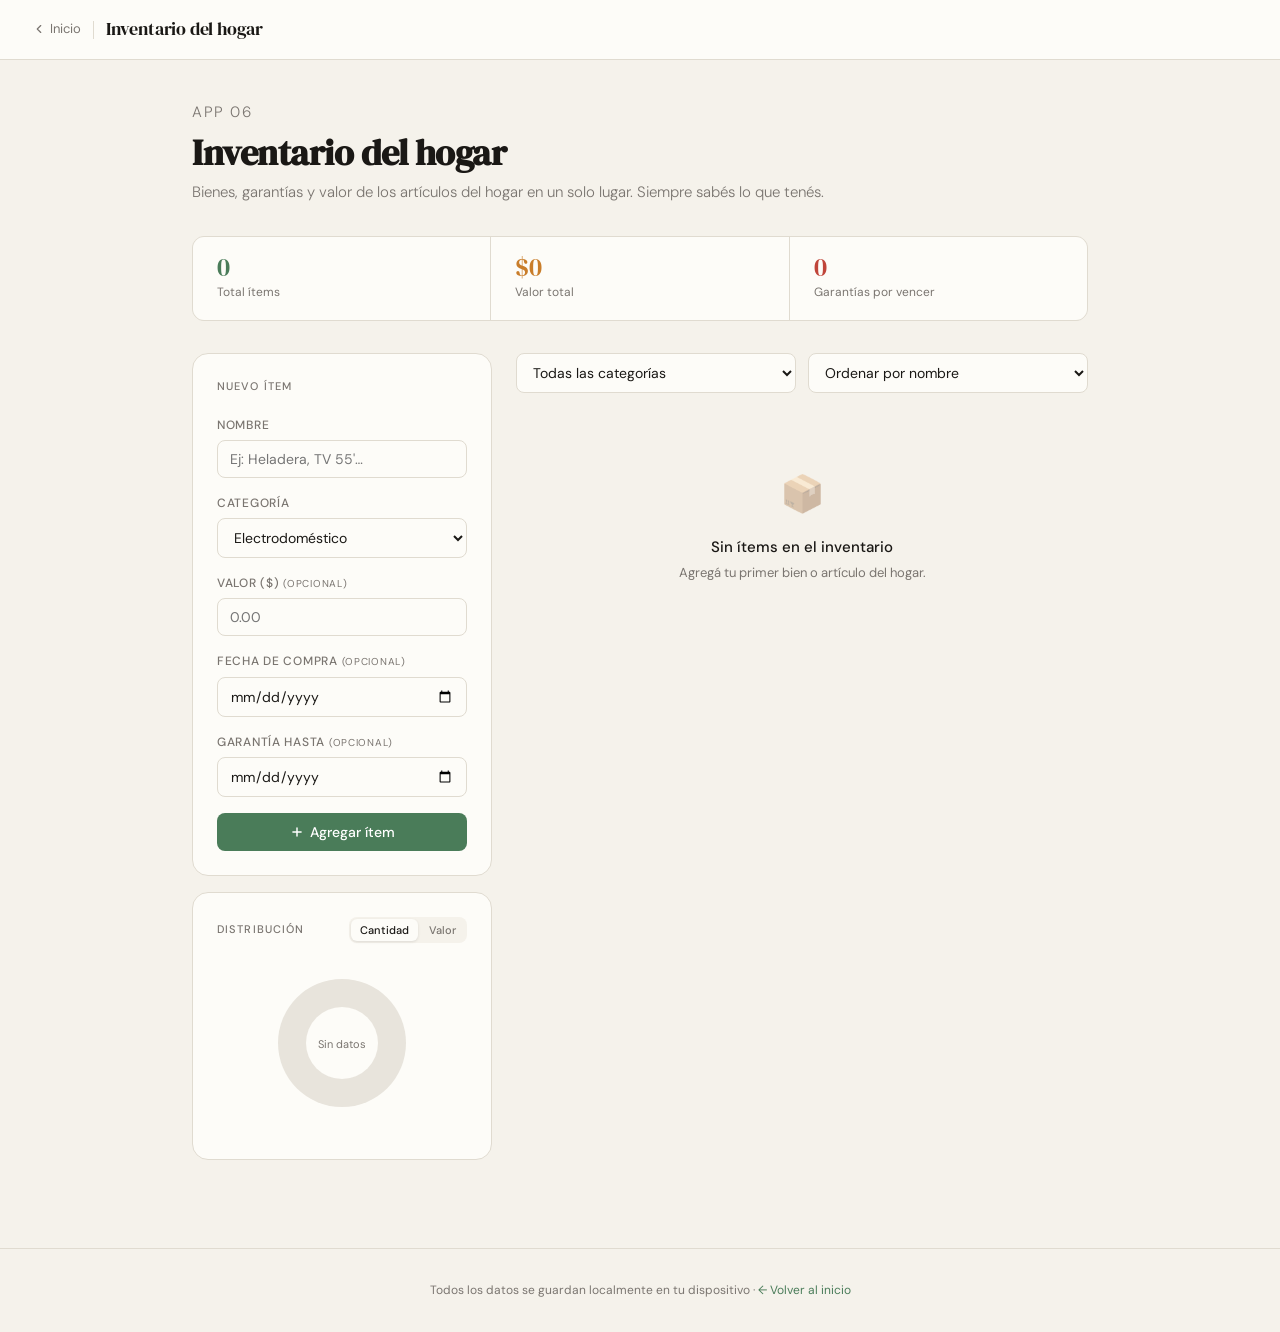
<file: apps/inventario/index.html>
<!DOCTYPE html>
<html lang="es">
<head>
  <meta charset="UTF-8" />
  <meta name="viewport" content="width=device-width, initial-scale=1.0" />
  <title>Inventario — HomeApps</title>
  <link rel="preconnect" href="https://fonts.googleapis.com" />
  <link href="https://fonts.googleapis.com/css2?family=DM+Serif+Display&family=DM+Sans:wght@300;400;500&display=swap" rel="stylesheet" />
  <style>
    *, *::before, *::after { box-sizing: border-box; margin: 0; padding: 0; }
    :root {
      --bg: #F5F2EB; --surface: #FDFCF8; --border: #E0DBD0;
      --text: #1A1815; --muted: #7A7570;
      --accent: #4A7C59; --accent-light: #EAF3DE;
      --amber: #C97D2A; --amber-light: #FBF3E6;
      --coral: #C0453A; --coral-light: #FAEAE9;
      --font-display: 'DM Serif Display', serif; --font-body: 'DM Sans', sans-serif;
      --radius-sm: 8px; --radius-md: 12px; --radius-lg: 16px;
    }
    body { font-family: var(--font-body); background: var(--bg); color: var(--text); min-height: 100vh; font-size: 15px; line-height: 1.6; }
    header { background: var(--surface); border-bottom: 1px solid var(--border); padding: 0 2rem; display: flex; align-items: center; height: 60px; position: sticky; top: 0; z-index: 10; gap: 12px; }
    .back-link { font-size: 13px; color: var(--muted); text-decoration: none; display: flex; align-items: center; gap: 4px; transition: color .15s; }
    .back-link:hover { color: var(--accent); }
    .header-sep { width: 1px; height: 18px; background: var(--border); }
    .header-title { font-family: var(--font-display); font-size: 18px; letter-spacing: -.2px; }
    main { max-width: 960px; margin: 0 auto; padding: 2.5rem 2rem; }
    .hero { margin-bottom: 2rem; }
    .hero-label { font-size: 11px; font-weight: 500; letter-spacing: .1em; text-transform: uppercase; color: var(--accent); margin-bottom: .5rem; }
    .hero h1 { font-family: var(--font-display); font-size: 36px; line-height: 1.15; letter-spacing: -.5px; margin-bottom: .4rem; }
    .hero p { font-size: 15px; color: var(--muted); font-weight: 300; }
    .stats-bar { display: grid; grid-template-columns: repeat(3,1fr); gap: 1px; background: var(--border); border: 1px solid var(--border); border-radius: var(--radius-md); overflow: hidden; margin-bottom: 2rem; }
    .stat { background: var(--surface); padding: 1.1rem 1.5rem; }
    .stat-value { font-family: var(--font-display); font-size: 26px; line-height: 1; margin-bottom: 3px; }
    .stat-value.forest { color: var(--accent); }
    .stat-value.amber  { color: var(--amber); }
    .stat-value.coral  { color: var(--coral); }
    .stat-label { font-size: 12px; color: var(--muted); }
    .layout { display: grid; grid-template-columns: 300px 1fr; gap: 1.5rem; align-items: start; }
    .sidebar { display: flex; flex-direction: column; gap: 1rem; }
    .card { background: var(--surface); border: 1px solid var(--border); border-radius: var(--radius-lg); padding: 1.5rem; }
    .card-title { font-size: 11px; font-weight: 500; letter-spacing: .1em; text-transform: uppercase; color: var(--muted); margin-bottom: 1.25rem; }
    .card-header { display: flex; align-items: center; justify-content: space-between; margin-bottom: 1.25rem; }
    .card-header .card-title { margin-bottom: 0; }
    .form-group { margin-bottom: 1rem; }
    .form-label { display: block; font-size: 12px; font-weight: 500; color: var(--muted); text-transform: uppercase; letter-spacing: .06em; margin-bottom: 5px; }
    .form-input, .form-select { width: 100%; padding: 9px 12px; border: 1px solid var(--border); border-radius: var(--radius-sm); font-family: var(--font-body); font-size: 14px; color: var(--text); background: var(--surface); transition: border-color .15s; outline: none; }
    .form-input:focus, .form-select:focus { border-color: var(--accent); }
    .btn { display: inline-flex; align-items: center; justify-content: center; gap: 6px; padding: 9px 18px; border-radius: var(--radius-sm); font-family: var(--font-body); font-size: 14px; font-weight: 500; cursor: pointer; transition: all .15s; border: 1px solid transparent; }
    .btn-full { width: 100%; }
    .btn-primary { background: var(--accent); color: white; }
    .btn-primary:hover { background: #3a6347; }
    .seg-toggle { display: flex; background: var(--bg); border-radius: var(--radius-sm); padding: 2px; gap: 2px; }
    .seg-btn { font-size: 11px; font-weight: 500; padding: 4px 9px; border-radius: 6px; border: none; cursor: pointer; background: transparent; color: var(--muted); font-family: var(--font-body); transition: all .15s; }
    .seg-btn.active { background: var(--surface); color: var(--text); box-shadow: 0 1px 3px rgba(0,0,0,.1); }
    .chart-svg { display: block; margin: .75rem auto; }
    .legend { display: flex; flex-direction: column; gap: 5px; }
    .legend-row { display: flex; align-items: center; gap: 7px; font-size: 12px; }
    .legend-dot { width: 8px; height: 8px; border-radius: 50%; flex-shrink: 0; }
    .legend-label { flex: 1; color: var(--text); overflow: hidden; text-overflow: ellipsis; white-space: nowrap; }
    .legend-val { color: var(--muted); font-size: 11px; }
    .legend-pct { color: var(--muted); font-size: 11px; min-width: 30px; text-align: right; }
    .filter-row { display: flex; gap: .75rem; margin-bottom: 1rem; flex-wrap: wrap; }
    .filter-row .form-select { flex: 1; min-width: 120px; width: auto; }
    .inv-list { display: flex; flex-direction: column; gap: .5rem; }
    .inv-item { background: var(--surface); border: 1px solid var(--border); border-radius: var(--radius-md); padding: .9rem 1rem; display: flex; align-items: flex-start; gap: 1rem; }
    .inv-icon { width: 36px; height: 36px; border-radius: 8px; display: flex; align-items: center; justify-content: center; font-size: 18px; flex-shrink: 0; }
    .inv-body { flex: 1; min-width: 0; }
    .inv-name { font-size: 14px; font-weight: 500; }
    .inv-meta { display: flex; align-items: center; gap: .5rem; margin-top: 2px; flex-wrap: wrap; }
    .inv-date { font-size: 12px; color: var(--muted); }
    .cat-badge { font-size: 10px; font-weight: 500; padding: 2px 7px; border-radius: 20px; }
    .warranty-badge { font-size: 10px; font-weight: 500; padding: 2px 7px; border-radius: 20px; }
    .warranty-ok      { background: #E8F5EF; color: #2D6A4F; }
    .warranty-warning { background: #FBF3E6; color: #C97D2A; }
    .warranty-expired { background: #FAEAE9; color: #C0453A; }
    .inv-value { font-family: var(--font-display); font-size: 15px; flex-shrink: 0; white-space: nowrap; }
    .inv-delete { background: none; border: none; cursor: pointer; color: var(--muted); padding: 4px; border-radius: 6px; display: flex; align-items: center; transition: color .15s, background .15s; flex-shrink: 0; }
    .inv-delete:hover { color: var(--coral); background: var(--coral-light); }
    .cat-divider { font-size: 11px; font-weight: 500; letter-spacing: .1em; text-transform: uppercase; color: var(--muted); margin: 1.25rem 0 .5rem; }
    .empty-state { text-align: center; padding: 3.5rem 2rem; color: var(--muted); }
    .empty-icon { font-size: 36px; margin-bottom: .75rem; opacity: .4; }
    .empty-state h3 { font-size: 15px; font-weight: 500; color: var(--text); margin-bottom: 4px; }
    .empty-state p { font-size: 13px; }
    .cat-Electrodoméstico { background: #FBF3E6; color: #C97D2A; }
    .cat-Mueble           { background: #EAF3DE; color: #4A7C59; }
    .cat-Electrónica      { background: #E8EFFE; color: #2A5FA0; }
    .cat-Vehículo         { background: #FAEAE9; color: #C0453A; }
    .cat-Herramienta      { background: #F0EAFE; color: #6B4FA0; }
    .cat-Otro             { background: #F5F2EB; color: #7A7570; }
    .icon-Electrodoméstico { background: #FBF3E6; }
    .icon-Mueble           { background: #EAF3DE; }
    .icon-Electrónica      { background: #E8EFFE; }
    .icon-Vehículo         { background: #FAEAE9; }
    .icon-Herramienta      { background: #F0EAFE; }
    .icon-Otro             { background: #F5F2EB; }
    footer { text-align: center; padding: 2rem; font-size: 12px; color: var(--muted); border-top: 1px solid var(--border); margin-top: 3rem; }
    @media (max-width: 720px) { .layout { grid-template-columns: 1fr; } .hero h1 { font-size: 28px; } main { padding: 1.5rem 1rem; } header { padding: 0 1rem; } }
    @media (max-width: 480px) { .stats-bar { grid-template-columns: 1fr; } }
  </style>
</head>
<body>
<header>
  <a href="../../index.html" class="back-link">
    <svg width="14" height="14" viewBox="0 0 24 24" fill="none" stroke="currentColor" stroke-width="2" stroke-linecap="round" stroke-linejoin="round"><polyline points="15 18 9 12 15 6"/></svg>
    Inicio
  </a>
  <div class="header-sep"></div>
  <span class="header-title">Inventario del hogar</span>
</header>

<main>
  <div class="hero">
    <p class="hero-label">App 06</p>
    <h1>Inventario del hogar</h1>
    <p>Bienes, garantías y valor de los artículos del hogar en un solo lugar. Siempre sabés lo que tenés.</p>
  </div>

  <div class="stats-bar">
    <div class="stat">
      <div class="stat-value forest" id="stat-total">0</div>
      <div class="stat-label">Total ítems</div>
    </div>
    <div class="stat">
      <div class="stat-value amber" id="stat-value">$0</div>
      <div class="stat-label">Valor total</div>
    </div>
    <div class="stat">
      <div class="stat-value coral" id="stat-warranty">0</div>
      <div class="stat-label">Garantías por vencer</div>
    </div>
  </div>

  <div class="layout">
    <aside class="sidebar">
      <div class="card">
        <p class="card-title">Nuevo ítem</p>
        <div class="form-group">
          <label class="form-label" for="inp-name">Nombre</label>
          <input id="inp-name" class="form-input" type="text" placeholder="Ej: Heladera, TV 55'…" autocomplete="off" />
        </div>
        <div class="form-group">
          <label class="form-label" for="inp-cat">Categoría</label>
          <select id="inp-cat" class="form-select">
            <option>Electrodoméstico</option><option>Mueble</option><option>Electrónica</option>
            <option>Vehículo</option><option>Herramienta</option><option>Otro</option>
          </select>
        </div>
        <div class="form-group">
          <label class="form-label" for="inp-value">Valor ($) <span style="font-size:10px;font-weight:400;">(opcional)</span></label>
          <input id="inp-value" class="form-input" type="number" min="0" step="0.01" placeholder="0.00" />
        </div>
        <div class="form-group">
          <label class="form-label" for="inp-date">Fecha de compra <span style="font-size:10px;font-weight:400;">(opcional)</span></label>
          <input id="inp-date" class="form-input" type="date" />
        </div>
        <div class="form-group">
          <label class="form-label" for="inp-warranty">Garantía hasta <span style="font-size:10px;font-weight:400;">(opcional)</span></label>
          <input id="inp-warranty" class="form-input" type="date" />
        </div>
        <button class="btn btn-primary btn-full" onclick="addItem()">
          <svg width="14" height="14" viewBox="0 0 24 24" fill="none" stroke="currentColor" stroke-width="2.5" stroke-linecap="round" stroke-linejoin="round"><line x1="12" y1="5" x2="12" y2="19"/><line x1="5" y1="12" x2="19" y2="12"/></svg>
          Agregar ítem
        </button>
      </div>

      <div class="card">
        <div class="card-header">
          <p class="card-title">Distribución</p>
          <div class="seg-toggle">
            <button class="seg-btn active" onclick="setSegment('count',this)">Cantidad</button>
            <button class="seg-btn" onclick="setSegment('value',this)">Valor</button>
          </div>
        </div>
        <svg id="chart-svg" class="chart-svg" viewBox="0 0 160 160" width="160" height="160"></svg>
        <div class="legend" id="chart-legend"></div>
      </div>
    </aside>

    <section>
      <div class="filter-row">
        <select id="filter-cat" class="form-select" onchange="render()">
          <option value="Todas">Todas las categorías</option>
          <option>Electrodoméstico</option><option>Mueble</option><option>Electrónica</option>
          <option>Vehículo</option><option>Herramienta</option><option>Otro</option>
        </select>
        <select id="filter-sort" class="form-select" onchange="render()">
          <option value="name">Ordenar por nombre</option>
          <option value="value">Ordenar por valor</option>
          <option value="date">Ordenar por fecha</option>
          <option value="warranty">Ordenar por garantía</option>
        </select>
      </div>
      <div id="list-container"></div>
    </section>
  </div>
</main>

<footer>
  Todos los datos se guardan localmente en tu dispositivo · <a href="../../index.html" style="color:var(--accent);text-decoration:none;">← Volver al inicio</a>
</footer>

<script>
  const STORAGE_KEY = 'homeapps_inv_v1';
  const CAT_COLORS = {
    'Electrodoméstico':'#C97D2A','Mueble':'#4A7C59','Electrónica':'#2A5FA0',
    'Vehículo':'#C0453A','Herramienta':'#6B4FA0','Otro':'#7A7570'
  };
  const CAT_ICONS = { 'Electrodoméstico':'🏠','Mueble':'🪑','Electrónica':'💻','Vehículo':'🚗','Herramienta':'🔧','Otro':'📌' };
  const CATS = Object.keys(CAT_COLORS);

  let items = [];
  let segment = 'count';

  function load() { try { items = JSON.parse(localStorage.getItem(STORAGE_KEY)) || []; } catch { items = []; } }
  function save() { localStorage.setItem(STORAGE_KEY, JSON.stringify(items)); }
  function uid() { return Date.now().toString(36)+Math.random().toString(36).slice(2); }
  function todayISO() { return new Date().toISOString().slice(0,10); }
  function escH(s) { return s.replace(/&/g,'&amp;').replace(/</g,'&lt;').replace(/>/g,'&gt;').replace(/"/g,'&quot;'); }
  function fmtMoney(n) { return '$'+n.toLocaleString('es-AR',{minimumFractionDigits:0,maximumFractionDigits:2}); }
  function fmtDate(d) { if(!d) return ''; const [y,m,dd]=d.split('-').map(Number); return new Date(y,m-1,dd).toLocaleDateString('es-AR',{day:'numeric',month:'short',year:'numeric'}); }

  function warrantyStatus(w) {
    if (!w) return null;
    const today=todayISO(), diff=Math.round((new Date(w)-new Date(today))/(1000*60*60*24));
    if (diff < 0) return { cls:'warranty-expired', label:'Garantía vencida' };
    if (diff <= 90) return { cls:'warranty-warning', label:`Vence en ${diff} días` };
    return { cls:'warranty-ok', label:`Garantía vigente` };
  }

  function addItem() {
    const name = document.getElementById('inp-name').value.trim();
    if (!name) { document.getElementById('inp-name').focus(); return; }
    const cat     = document.getElementById('inp-cat').value;
    const value   = parseFloat(document.getElementById('inp-value').value) || 0;
    const date    = document.getElementById('inp-date').value;
    const warranty= document.getElementById('inp-warranty').value;
    items.unshift({ id: uid(), name, cat, value, date, warranty });
    save();
    document.getElementById('inp-name').value='';
    document.getElementById('inp-value').value='';
    document.getElementById('inp-date').value='';
    document.getElementById('inp-warranty').value='';
    document.getElementById('inp-name').focus();
    render();
  }

  function deleteItem(id) {
    items=items.filter(i=>i.id!==id);
    save(); render();
  }

  function setSegment(s,el) {
    segment=s;
    document.querySelectorAll('.seg-btn').forEach(b=>b.classList.remove('active'));
    el.classList.add('active');
    renderChart();
  }

  function drawDonut(svgId,segs) {
    const el=document.getElementById(svgId); if(!el) return;
    const CX=80,CY=80,R=64,r=36;
    const total=segs.reduce((s,d)=>s+d.value,0);
    if(!total){el.innerHTML=`<circle cx="${CX}" cy="${CY}" r="${R}" fill="#E8E4DC"/><circle cx="${CX}" cy="${CY}" r="${r}" fill="var(--surface)"/><text x="${CX}" y="${CY+5}" text-anchor="middle" font-family="'DM Sans',sans-serif" font-size="11" fill="#7A7570">Sin datos</text>`;return;}
    const active=segs.filter(d=>d.value>0); let html='';
    if(active.length===1){html=`<circle cx="${CX}" cy="${CY}" r="${R}" fill="${active[0].color}"/>`;}
    else{let a=-Math.PI/2;active.forEach(d=>{const sw=(d.value/total)*Math.PI*2,e=a+sw,lg=sw>Math.PI?1:0;const p=(ang,rad)=>[CX+rad*Math.cos(ang),CY+rad*Math.sin(ang)];const[x1,y1]=p(a,R),[x2,y2]=p(e,R),[ix1,iy1]=p(a,r),[ix2,iy2]=p(e,r);html+=`<path d="M${x1.toFixed(2)},${y1.toFixed(2)} A${R},${R} 0 ${lg},1 ${x2.toFixed(2)},${y2.toFixed(2)} L${ix2.toFixed(2)},${iy2.toFixed(2)} A${r},${r} 0 ${lg},0 ${ix1.toFixed(2)},${iy1.toFixed(2)} Z" fill="${d.color}"/>`;a=e;});}
    html+=`<circle cx="${CX}" cy="${CY}" r="${r-1}" fill="var(--surface)"/>`;
    el.innerHTML=html;
  }

  function renderChart() {
    const segs=CATS.map(c=>({label:c,color:CAT_COLORS[c],value:segment==='count'?items.filter(i=>i.cat===c).length:items.filter(i=>i.cat===c).reduce((s,i)=>s+i.value,0)}));
    const total=segs.reduce((s,d)=>s+d.value,0);
    drawDonut('chart-svg',segs);
    const legendEl=document.getElementById('chart-legend'); if(!legendEl) return;
    if(!total){legendEl.innerHTML='';return;}
    const fmtV=v=>segment==='count'?`${v} ítem${v!==1?'s':''}`:fmtMoney(v);
    legendEl.innerHTML=segs.filter(s=>s.value>0).sort((a,b)=>b.value-a.value).map(s=>`
      <div class="legend-row"><span class="legend-dot" style="background:${s.color}"></span><span class="legend-label">${s.label}</span><span class="legend-val">${fmtV(s.value)}</span><span class="legend-pct">${Math.round(s.value/total*100)}%</span></div>`).join('');
  }

  function render() {
    const today=todayISO();
    document.getElementById('stat-total').textContent=items.length;
    document.getElementById('stat-value').textContent=fmtMoney(items.reduce((s,i)=>s+i.value,0));
    const expiring=items.filter(i=>i.warranty&&i.warranty>=today&&Math.round((new Date(i.warranty)-new Date(today))/(1000*60*60*24))<=90).length;
    document.getElementById('stat-warranty').textContent=expiring;
    renderChart();

    const cat=document.getElementById('filter-cat').value;
    const sort=document.getElementById('filter-sort').value;
    let filtered=cat==='Todas'?[...items]:items.filter(i=>i.cat===cat);
    if(sort==='value') filtered.sort((a,b)=>b.value-a.value);
    else if(sort==='date') filtered.sort((a,b)=>(b.date||'').localeCompare(a.date||''));
    else if(sort==='warranty') filtered.sort((a,b)=>(a.warranty||'9999').localeCompare(b.warranty||'9999'));
    else filtered.sort((a,b)=>a.name.localeCompare(b.name));

    const container=document.getElementById('list-container');
    if(!filtered.length){container.innerHTML=`<div class="empty-state"><div class="empty-icon">📦</div><h3>Sin ítems en el inventario</h3><p>Agregá tu primer bien o artículo del hogar.</p></div>`;return;}

    const groups={};
    filtered.forEach(i=>{if(!groups[i.cat])groups[i.cat]=[];groups[i.cat].push(i);});
    let html='';
    Object.entries(groups).forEach(([cat,citems])=>{
      const gVal=citems.reduce((s,i)=>s+i.value,0);
      html+=`<div class="cat-divider">${CAT_ICONS[cat]} ${cat} · ${citems.length} ítem${citems.length!==1?'s':''}${gVal>0?' · '+fmtMoney(gVal):''}</div><div class="inv-list">`;
      citems.forEach(item=>{
        const ws=warrantyStatus(item.warranty);
        html+=`<div class="inv-item">
          <div class="inv-icon icon-${item.cat}">${CAT_ICONS[item.cat]||'📌'}</div>
          <div class="inv-body">
            <div class="inv-name">${escH(item.name)}</div>
            <div class="inv-meta">
              <span class="cat-badge cat-${item.cat}">${item.cat}</span>
              ${item.date?`<span class="inv-date">Comprado: ${fmtDate(item.date)}</span>`:''}
              ${ws?`<span class="warranty-badge ${ws.cls}">${ws.label}</span>`:''}
            </div>
          </div>
          ${item.value>0?`<div class="inv-value">${fmtMoney(item.value)}</div>`:''}
          <button class="inv-delete" onclick="deleteItem('${item.id}')">
            <svg width="14" height="14" viewBox="0 0 24 24" fill="none" stroke="currentColor" stroke-width="2" stroke-linecap="round" stroke-linejoin="round"><line x1="18" y1="6" x2="6" y2="18"/><line x1="6" y1="6" x2="18" y2="18"/></svg>
          </button>
        </div>`;
      });
      html+=`</div>`;
    });
    container.innerHTML=html;
  }

  document.getElementById('inp-name').addEventListener('keydown',e=>{if(e.key==='Enter')addItem();});
  load(); render();
</script>
</body>
</html>
</file>
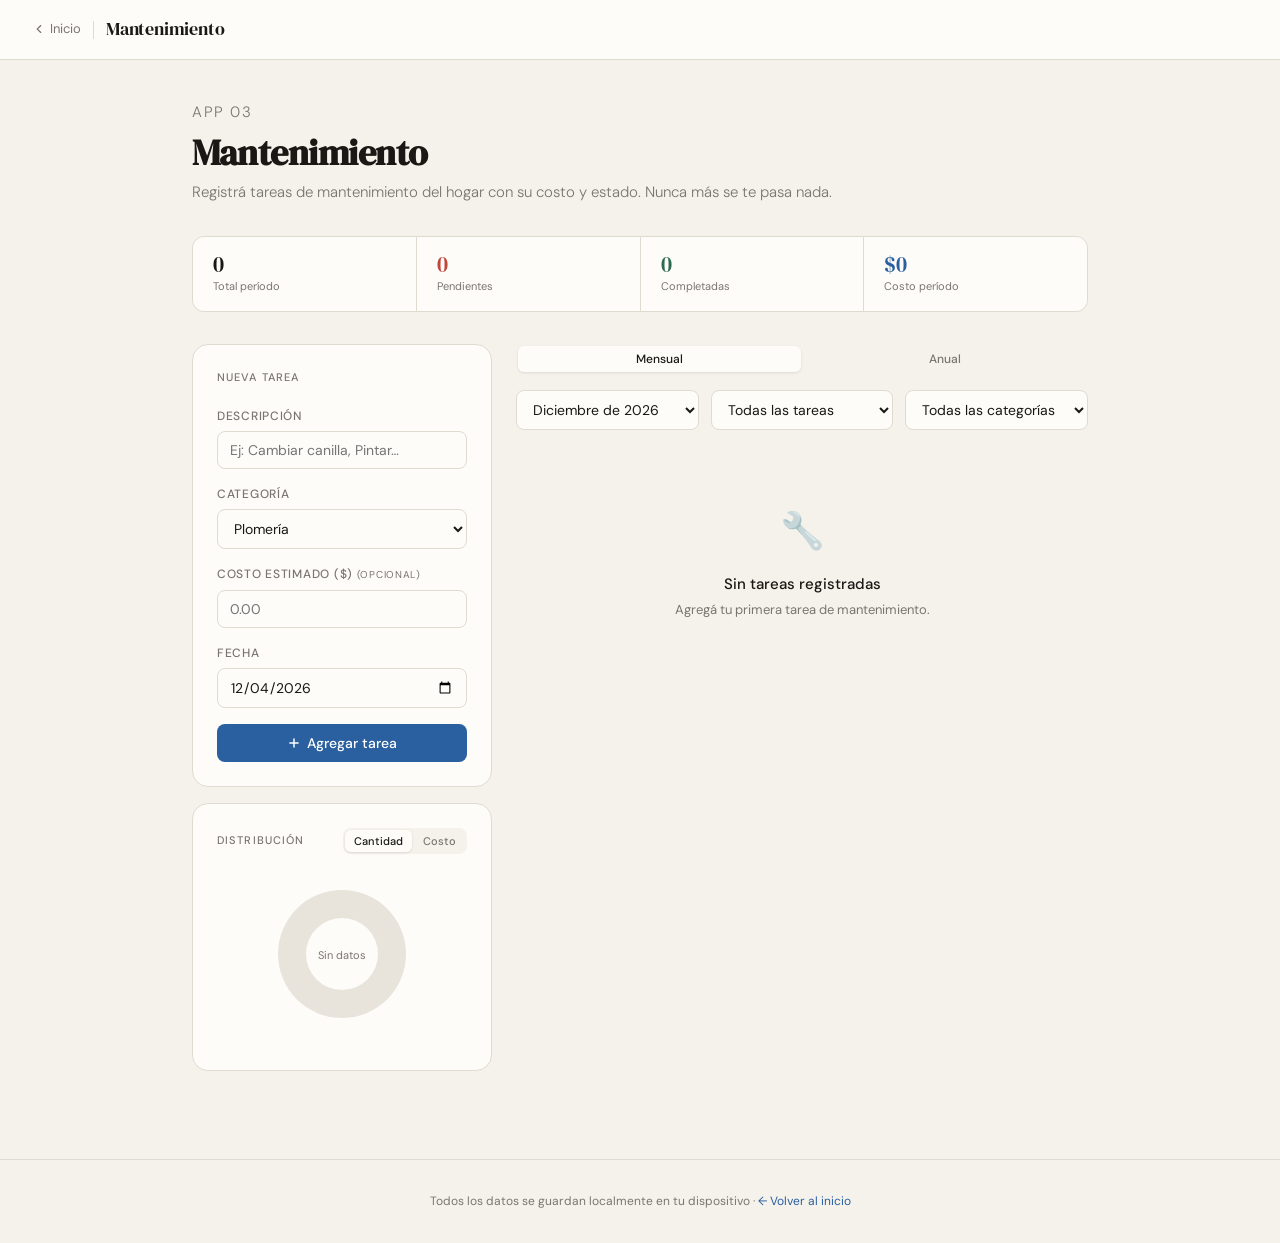
<file: apps/mantenimiento/index.html>
<!DOCTYPE html>
<html lang="es">
<head>
  <meta charset="UTF-8" />
  <meta name="viewport" content="width=device-width, initial-scale=1.0" />
  <title>Mantenimiento — HomeApps</title>
  <link rel="preconnect" href="https://fonts.googleapis.com" />
  <link href="https://fonts.googleapis.com/css2?family=DM+Serif+Display&family=DM+Sans:wght@300;400;500&display=swap" rel="stylesheet" />
  <style>
    *, *::before, *::after { box-sizing: border-box; margin: 0; padding: 0; }
    :root {
      --bg: #F5F2EB; --surface: #FDFCF8; --border: #E0DBD0;
      --text: #1A1815; --muted: #7A7570;
      --accent: #2A5FA0; --accent-light: #E8EFFE;
      --green: #2D6A4F; --green-light: #E8F5EF;
      --coral: #C0453A; --coral-light: #FAEAE9;
      --font-display: 'DM Serif Display', serif; --font-body: 'DM Sans', sans-serif;
      --radius-sm: 8px; --radius-md: 12px; --radius-lg: 16px;
    }
    body { font-family: var(--font-body); background: var(--bg); color: var(--text); min-height: 100vh; font-size: 15px; line-height: 1.6; }
    header { background: var(--surface); border-bottom: 1px solid var(--border); padding: 0 2rem; display: flex; align-items: center; height: 60px; position: sticky; top: 0; z-index: 10; gap: 12px; }
    .back-link { font-size: 13px; color: var(--muted); text-decoration: none; display: flex; align-items: center; gap: 4px; transition: color .15s; }
    .back-link:hover { color: var(--accent); }
    .header-sep { width: 1px; height: 18px; background: var(--border); }
    .header-title { font-family: var(--font-display); font-size: 18px; letter-spacing: -.2px; }
    main { max-width: 960px; margin: 0 auto; padding: 2.5rem 2rem; }
    .hero { margin-bottom: 2rem; }
    .hero-label { font-size: 11px; font-weight: 500; letter-spacing: .1em; text-transform: uppercase; color: var(--accent); margin-bottom: .5rem; }
    .hero h1 { font-family: var(--font-display); font-size: 36px; line-height: 1.15; letter-spacing: -.5px; margin-bottom: .4rem; }
    .hero p { font-size: 15px; color: var(--muted); font-weight: 300; }
    .stats-bar { display: grid; grid-template-columns: repeat(4,1fr); gap: 1px; background: var(--border); border: 1px solid var(--border); border-radius: var(--radius-md); overflow: hidden; margin-bottom: 2rem; }
    .stat { background: var(--surface); padding: 1rem 1.25rem; }
    .stat-value { font-family: var(--font-display); font-size: 22px; line-height: 1; margin-bottom: 3px; }
    .stat-value.blue { color: var(--accent); }
    .stat-value.green { color: var(--green); }
    .stat-value.coral { color: var(--coral); }
    .stat-label { font-size: 11px; color: var(--muted); }
    .layout { display: grid; grid-template-columns: 300px 1fr; gap: 1.5rem; align-items: start; }
    .sidebar { display: flex; flex-direction: column; gap: 1rem; }
    .card { background: var(--surface); border: 1px solid var(--border); border-radius: var(--radius-lg); padding: 1.5rem; }
    .card-title { font-size: 11px; font-weight: 500; letter-spacing: .1em; text-transform: uppercase; color: var(--muted); margin-bottom: 1.25rem; }
    .card-header { display: flex; align-items: center; justify-content: space-between; margin-bottom: 1.25rem; }
    .card-header .card-title { margin-bottom: 0; }
    .form-group { margin-bottom: 1rem; }
    .form-label { display: block; font-size: 12px; font-weight: 500; color: var(--muted); text-transform: uppercase; letter-spacing: .06em; margin-bottom: 5px; }
    .form-input, .form-select { width: 100%; padding: 9px 12px; border: 1px solid var(--border); border-radius: var(--radius-sm); font-family: var(--font-body); font-size: 14px; color: var(--text); background: var(--surface); transition: border-color .15s; outline: none; }
    .form-input:focus, .form-select:focus { border-color: var(--accent); }
    .btn { display: inline-flex; align-items: center; justify-content: center; gap: 6px; padding: 9px 18px; border-radius: var(--radius-sm); font-family: var(--font-body); font-size: 14px; font-weight: 500; cursor: pointer; transition: all .15s; border: 1px solid transparent; }
    .btn-full { width: 100%; }
    .btn-primary { background: var(--accent); color: white; }
    .btn-primary:hover { background: #1e4f87; }
    .seg-toggle { display: flex; background: var(--bg); border-radius: var(--radius-sm); padding: 2px; gap: 2px; }
    .seg-btn { font-size: 11px; font-weight: 500; padding: 4px 9px; border-radius: 6px; border: none; cursor: pointer; background: transparent; color: var(--muted); font-family: var(--font-body); transition: all .15s; }
    .seg-btn.active { background: var(--surface); color: var(--text); box-shadow: 0 1px 3px rgba(0,0,0,.1); }
    .chart-svg { display: block; margin: .75rem auto; }
    .legend { display: flex; flex-direction: column; gap: 5px; }
    .legend-row { display: flex; align-items: center; gap: 7px; font-size: 12px; }
    .legend-dot { width: 8px; height: 8px; border-radius: 50%; flex-shrink: 0; }
    .legend-label { flex: 1; color: var(--text); overflow: hidden; text-overflow: ellipsis; white-space: nowrap; }
    .legend-val { color: var(--muted); font-size: 11px; }
    .legend-pct { color: var(--muted); font-size: 11px; min-width: 30px; text-align: right; }
    .filter-row { display: flex; gap: .75rem; margin-bottom: 1rem; flex-wrap: wrap; }
    .filter-row .form-select { flex: 1; min-width: 120px; width: auto; }
    .period-tabs { display: flex; background: var(--bg); border-radius: var(--radius-sm); padding: 2px; gap: 2px; margin-bottom: 1rem; }
    .period-tab { flex: 1; text-align: center; font-size: 12px; font-weight: 500; padding: 5px 10px; border-radius: 6px; border: none; cursor: pointer; background: transparent; color: var(--muted); font-family: var(--font-body); transition: all .15s; }
    .period-tab.active { background: var(--surface); color: var(--text); box-shadow: 0 1px 3px rgba(0,0,0,.1); }
    .task-list { display: flex; flex-direction: column; gap: .5rem; }
    .task-item { background: var(--surface); border: 1px solid var(--border); border-radius: var(--radius-md); padding: .9rem 1rem; display: flex; align-items: center; gap: .75rem; }
    .task-item.done { opacity: .55; background: var(--bg); }
    .task-check { width: 20px; height: 20px; border-radius: 6px; border: 2px solid var(--border); flex-shrink: 0; cursor: pointer; display: flex; align-items: center; justify-content: center; transition: all .15s; background: transparent; }
    .task-check:hover { border-color: var(--accent); }
    .task-item.done .task-check { background: var(--green); border-color: var(--green); }
    .check-icon { display: none; }
    .task-item.done .check-icon { display: block; }
    .task-body { flex: 1; min-width: 0; }
    .task-desc { font-size: 14px; font-weight: 500; white-space: nowrap; overflow: hidden; text-overflow: ellipsis; }
    .task-item.done .task-desc { text-decoration: line-through; color: var(--muted); }
    .task-meta { display: flex; align-items: center; gap: .5rem; margin-top: 2px; flex-wrap: wrap; }
    .task-date { font-size: 12px; color: var(--muted); }
    .task-cost { font-size: 12px; color: var(--muted); }
    .cat-badge { font-size: 10px; font-weight: 500; padding: 2px 7px; border-radius: 20px; }
    .task-delete { background: none; border: none; cursor: pointer; color: var(--muted); padding: 4px; border-radius: 6px; display: flex; align-items: center; transition: color .15s, background .15s; flex-shrink: 0; }
    .task-delete:hover { color: var(--coral); background: var(--coral-light); }
    .month-divider { font-size: 11px; font-weight: 500; letter-spacing: .1em; text-transform: uppercase; color: var(--muted); margin: 1.25rem 0 .5rem; }
    .empty-state { text-align: center; padding: 3.5rem 2rem; color: var(--muted); }
    .empty-icon { font-size: 36px; margin-bottom: .75rem; opacity: .4; }
    .empty-state h3 { font-size: 15px; font-weight: 500; color: var(--text); margin-bottom: 4px; }
    .empty-state p { font-size: 13px; }
    .cat-Plomería     { background: #E8EFFE; color: #2A5FA0; }
    .cat-Electricidad { background: #FBF3E6; color: #C97D2A; }
    .cat-Pintura      { background: #FCE4EC; color: #AD1457; }
    .cat-Jardín       { background: #E8F5EF; color: #2D6A4F; }
    .cat-Limpieza     { background: #F0EAFE; color: #6B4FA0; }
    .cat-Otros        { background: #F5F2EB; color: #7A7570; }
    footer { text-align: center; padding: 2rem; font-size: 12px; color: var(--muted); border-top: 1px solid var(--border); margin-top: 3rem; }
    @media (max-width: 720px) { .layout { grid-template-columns: 1fr; } .hero h1 { font-size: 28px; } main { padding: 1.5rem 1rem; } header { padding: 0 1rem; } }
    @media (max-width: 600px) { .stats-bar { grid-template-columns: repeat(2,1fr); } }
    @media (max-width: 400px) { .stats-bar { grid-template-columns: 1fr; } }
  </style>
</head>
<body>
<header>
  <a href="../../index.html" class="back-link">
    <svg width="14" height="14" viewBox="0 0 24 24" fill="none" stroke="currentColor" stroke-width="2" stroke-linecap="round" stroke-linejoin="round"><polyline points="15 18 9 12 15 6"/></svg>
    Inicio
  </a>
  <div class="header-sep"></div>
  <span class="header-title">Mantenimiento</span>
</header>

<main>
  <div class="hero">
    <p class="hero-label">App 03</p>
    <h1>Mantenimiento</h1>
    <p>Registrá tareas de mantenimiento del hogar con su costo y estado. Nunca más se te pasa nada.</p>
  </div>

  <div class="stats-bar">
    <div class="stat">
      <div class="stat-value" id="stat-total">0</div>
      <div class="stat-label" id="stat-total-label">Total tareas</div>
    </div>
    <div class="stat">
      <div class="stat-value coral" id="stat-pending">0</div>
      <div class="stat-label">Pendientes</div>
    </div>
    <div class="stat">
      <div class="stat-value green" id="stat-done">0</div>
      <div class="stat-label">Completadas</div>
    </div>
    <div class="stat">
      <div class="stat-value blue" id="stat-cost">$0</div>
      <div class="stat-label" id="stat-cost-label">Costo período</div>
    </div>
  </div>

  <div class="layout">
    <aside class="sidebar">
      <div class="card">
        <p class="card-title">Nueva tarea</p>
        <div class="form-group">
          <label class="form-label" for="inp-desc">Descripción</label>
          <input id="inp-desc" class="form-input" type="text" placeholder="Ej: Cambiar canilla, Pintar…" autocomplete="off" />
        </div>
        <div class="form-group">
          <label class="form-label" for="inp-cat">Categoría</label>
          <select id="inp-cat" class="form-select">
            <option>Plomería</option><option>Electricidad</option><option>Pintura</option>
            <option>Jardín</option><option>Limpieza</option><option>Otros</option>
          </select>
        </div>
        <div class="form-group">
          <label class="form-label" for="inp-cost">Costo estimado ($) <span style="font-size:10px;font-weight:400;">(opcional)</span></label>
          <input id="inp-cost" class="form-input" type="number" min="0" step="0.01" placeholder="0.00" />
        </div>
        <div class="form-group">
          <label class="form-label" for="inp-date">Fecha</label>
          <input id="inp-date" class="form-input" type="date" />
        </div>
        <button class="btn btn-primary btn-full" onclick="addTask()">
          <svg width="14" height="14" viewBox="0 0 24 24" fill="none" stroke="currentColor" stroke-width="2.5" stroke-linecap="round" stroke-linejoin="round"><line x1="12" y1="5" x2="12" y2="19"/><line x1="5" y1="12" x2="19" y2="12"/></svg>
          Agregar tarea
        </button>
      </div>

      <div class="card">
        <div class="card-header">
          <p class="card-title">Distribución</p>
          <div class="seg-toggle">
            <button class="seg-btn active" onclick="setSegment('count',this)">Cantidad</button>
            <button class="seg-btn" onclick="setSegment('cost',this)">Costo</button>
          </div>
        </div>
        <svg id="chart-svg" class="chart-svg" viewBox="0 0 160 160" width="160" height="160"></svg>
        <div class="legend" id="chart-legend"></div>
      </div>
    </aside>

    <section>
      <div class="period-tabs">
        <button class="period-tab active" onclick="setPeriodView('month',this)">Mensual</button>
        <button class="period-tab" onclick="setPeriodView('year',this)">Anual</button>
      </div>
      <div class="filter-row">
        <select id="filter-period" class="form-select" onchange="render()"></select>
        <select id="filter-status" class="form-select" onchange="render()">
          <option value="all">Todas las tareas</option>
          <option value="pending">Solo pendientes</option>
          <option value="done">Solo completadas</option>
        </select>
        <select id="filter-cat" class="form-select" onchange="render()">
          <option value="Todas">Todas las categorías</option>
          <option>Plomería</option><option>Electricidad</option><option>Pintura</option>
          <option>Jardín</option><option>Limpieza</option><option>Otros</option>
        </select>
      </div>
      <div id="list-container"></div>
    </section>
  </div>
</main>

<footer>
  Todos los datos se guardan localmente en tu dispositivo · <a href="../../index.html" style="color:var(--accent);text-decoration:none;">← Volver al inicio</a>
</footer>

<script>
  const STORAGE_KEY = 'homeapps_mant_v1';
  const CAT_COLORS = {
    'Plomería':'#2A5FA0','Electricidad':'#C97D2A','Pintura':'#AD1457',
    'Jardín':'#2D6A4F','Limpieza':'#6B4FA0','Otros':'#7A7570'
  };
  const CAT_ICONS = { 'Plomería':'🔧','Electricidad':'⚡','Pintura':'🎨','Jardín':'🌿','Limpieza':'🧹','Otros':'📌' };
  const CATS = Object.keys(CAT_COLORS);

  let tasks = [];
  let segment = 'count';
  let periodView = 'month';

  function load() { try { tasks = JSON.parse(localStorage.getItem(STORAGE_KEY)) || []; } catch { tasks = []; } }
  function save() { localStorage.setItem(STORAGE_KEY, JSON.stringify(tasks)); }
  function uid() { return Date.now().toString(36)+Math.random().toString(36).slice(2); }
  function todayISO() { return new Date().toISOString().slice(0,10); }
  function monthKey(d) { return d.slice(0,7); }
  function yearKey(d) { return d.slice(0,4); }
  function cap(s) { return s.charAt(0).toUpperCase()+s.slice(1); }
  function fmtMoney(n) { return '$'+n.toLocaleString('es-AR',{minimumFractionDigits:0,maximumFractionDigits:2}); }
  function monthLabel(ym) { const [y,m]=ym.split('-').map(Number); return new Date(y,m-1,1).toLocaleDateString('es-AR',{month:'long',year:'numeric'}); }
  function fmtDate(d) { const [y,m,dd]=d.split('-').map(Number); return new Date(y,m-1,dd).toLocaleDateString('es-AR',{day:'numeric',month:'short'}); }
  function escH(s) { return s.replace(/&/g,'&amp;').replace(/</g,'&lt;').replace(/>/g,'&gt;').replace(/"/g,'&quot;'); }

  function addTask() {
    const desc = document.getElementById('inp-desc').value.trim();
    if (!desc) { document.getElementById('inp-desc').focus(); return; }
    const cat  = document.getElementById('inp-cat').value;
    const cost = parseFloat(document.getElementById('inp-cost').value) || 0;
    const date = document.getElementById('inp-date').value || todayISO();
    tasks.unshift({ id: uid(), desc, cat, cost, date, done: false });
    save();
    document.getElementById('inp-desc').value = '';
    document.getElementById('inp-cost').value = '';
    document.getElementById('inp-desc').focus();
    populatePeriodFilter(); render();
  }

  function toggleDone(id) {
    const t = tasks.find(t=>t.id===id);
    if (t) { t.done=!t.done; save(); render(); }
  }

  function deleteTask(id) {
    tasks = tasks.filter(t=>t.id!==id);
    save(); populatePeriodFilter(); render();
  }

  function setSegment(s,el) {
    segment=s;
    document.querySelectorAll('.seg-btn').forEach(b=>b.classList.remove('active'));
    el.classList.add('active');
    renderChart(getBaseTasks());
  }

  function setPeriodView(v,el) {
    periodView=v;
    document.querySelectorAll('.period-tab').forEach(b=>b.classList.remove('active'));
    el.classList.add('active');
    populatePeriodFilter(); render();
  }

  function populatePeriodFilter() {
    const sel = document.getElementById('filter-period');
    const prev = sel.value;
    if (periodView==='month') {
      const months=[...new Set(tasks.map(t=>monthKey(t.date)))].sort().reverse();
      const cur=todayISO().slice(0,7);
      if (!months.includes(cur)) months.unshift(cur);
      sel.innerHTML=months.map(m=>`<option value="${m}">${cap(monthLabel(m))}</option>`).join('');
      if([...sel.options].some(o=>o.value===prev)) sel.value=prev; else sel.value=months[0]||cur;
    } else {
      const years=[...new Set(tasks.map(t=>yearKey(t.date)))].sort().reverse();
      const curY=todayISO().slice(0,4);
      if (!years.includes(curY)) years.unshift(curY);
      sel.innerHTML=years.map(y=>`<option value="${y}">Año ${y}</option>`).join('');
      if([...sel.options].some(o=>o.value===prev)) sel.value=prev; else sel.value=years[0]||curY;
    }
  }

  function getBaseTasks() {
    const period=document.getElementById('filter-period').value;
    return tasks.filter(t=>periodView==='month'?monthKey(t.date)===period:yearKey(t.date)===period);
  }

  function getFilteredTasks() {
    const status=document.getElementById('filter-status').value;
    const cat=document.getElementById('filter-cat').value;
    return getBaseTasks().filter(t=>{
      const ms=status==='all'?true:status==='pending'?!t.done:t.done;
      const mc=cat==='Todas'||t.cat===cat;
      return ms&&mc;
    });
  }

  function drawDonut(svgId,segs) {
    const el=document.getElementById(svgId); if(!el) return;
    const CX=80,CY=80,R=64,r=36;
    const total=segs.reduce((s,d)=>s+d.value,0);
    if(!total){el.innerHTML=`<circle cx="${CX}" cy="${CY}" r="${R}" fill="#E8E4DC"/><circle cx="${CX}" cy="${CY}" r="${r}" fill="var(--surface)"/><text x="${CX}" y="${CY+5}" text-anchor="middle" font-family="'DM Sans',sans-serif" font-size="11" fill="#7A7570">Sin datos</text>`;return;}
    const active=segs.filter(d=>d.value>0);
    let html='';
    if(active.length===1){html=`<circle cx="${CX}" cy="${CY}" r="${R}" fill="${active[0].color}"/>`;}
    else{let a=-Math.PI/2;active.forEach(d=>{const sw=(d.value/total)*Math.PI*2,e=a+sw,lg=sw>Math.PI?1:0;const p=(ang,rad)=>[CX+rad*Math.cos(ang),CY+rad*Math.sin(ang)];const[x1,y1]=p(a,R),[x2,y2]=p(e,R),[ix1,iy1]=p(a,r),[ix2,iy2]=p(e,r);html+=`<path d="M${x1.toFixed(2)},${y1.toFixed(2)} A${R},${R} 0 ${lg},1 ${x2.toFixed(2)},${y2.toFixed(2)} L${ix2.toFixed(2)},${iy2.toFixed(2)} A${r},${r} 0 ${lg},0 ${ix1.toFixed(2)},${iy1.toFixed(2)} Z" fill="${d.color}"/>`;a=e;});}
    html+=`<circle cx="${CX}" cy="${CY}" r="${r-1}" fill="var(--surface)"/>`;
    el.innerHTML=html;
  }

  function renderChart(base) {
    const segs=CATS.map(c=>({label:c,color:CAT_COLORS[c],value:segment==='count'?base.filter(t=>t.cat===c).length:base.filter(t=>t.cat===c).reduce((s,t)=>s+t.cost,0)}));
    const total=segs.reduce((s,d)=>s+d.value,0);
    drawDonut('chart-svg',segs);
    const legendEl=document.getElementById('chart-legend'); if(!legendEl) return;
    if(!total){legendEl.innerHTML='';return;}
    const fmtV=v=>segment==='count'?`${v} tarea${v!==1?'s':''}`:fmtMoney(v);
    legendEl.innerHTML=segs.filter(s=>s.value>0).sort((a,b)=>b.value-a.value).map(s=>`
      <div class="legend-row"><span class="legend-dot" style="background:${s.color}"></span><span class="legend-label">${s.label}</span><span class="legend-val">${fmtV(s.value)}</span><span class="legend-pct">${Math.round(s.value/total*100)}%</span></div>`).join('');
  }

  function render() {
    const base=getBaseTasks(), filtered=getFilteredTasks();
    const period=document.getElementById('filter-period').value;
    const isYear=periodView==='year';
    document.getElementById('stat-total').textContent=base.length;
    document.getElementById('stat-pending').textContent=base.filter(t=>!t.done).length;
    document.getElementById('stat-done').textContent=base.filter(t=>t.done).length;
    document.getElementById('stat-cost').textContent=fmtMoney(base.reduce((s,t)=>s+t.cost,0));
    document.getElementById('stat-total-label').textContent=isYear?`Total año ${period}`:'Total período';
    document.getElementById('stat-cost-label').textContent=isYear?`Costo año ${period}`:'Costo período';
    renderChart(base);
    const container=document.getElementById('list-container');
    if(!filtered.length){container.innerHTML=`<div class="empty-state"><div class="empty-icon">🔧</div><h3>Sin tareas registradas</h3><p>Agregá tu primera tarea de mantenimiento.</p></div>`;return;}
    const sorted=[...filtered].sort((a,b)=>b.date.localeCompare(a.date));
    const groups={};
    sorted.forEach(t=>{const k=monthKey(t.date);if(!groups[k])groups[k]=[];groups[k].push(t);});
    let html='';
    Object.entries(groups).sort((a,b)=>b[0].localeCompare(a[0])).forEach(([mo,items])=>{
      html+=`<div class="month-divider">${cap(monthLabel(mo))}</div><div class="task-list">`;
      items.forEach(t=>{
        html+=`<div class="task-item${t.done?' done':''}">
          <button class="task-check" onclick="toggleDone('${t.id}')">
            <svg class="check-icon" width="10" height="10" viewBox="0 0 10 10" fill="none" stroke="white" stroke-width="2" stroke-linecap="round" stroke-linejoin="round"><polyline points="1.5,5 4,7.5 8.5,2.5"/></svg>
          </button>
          <div class="task-body">
            <div class="task-desc">${escH(t.desc)}</div>
            <div class="task-meta">
              <span class="cat-badge cat-${t.cat}">${CAT_ICONS[t.cat]} ${t.cat}</span>
              <span class="task-date">${fmtDate(t.date)}</span>
              ${t.cost>0?`<span class="task-cost">${fmtMoney(t.cost)}</span>`:''}
            </div>
          </div>
          <button class="task-delete" onclick="deleteTask('${t.id}')">
            <svg width="14" height="14" viewBox="0 0 24 24" fill="none" stroke="currentColor" stroke-width="2" stroke-linecap="round" stroke-linejoin="round"><line x1="18" y1="6" x2="6" y2="18"/><line x1="6" y1="6" x2="18" y2="18"/></svg>
          </button>
        </div>`;
      });
      html+=`</div>`;
    });
    container.innerHTML=html;
  }

  document.getElementById('inp-desc').addEventListener('keydown',e=>{if(e.key==='Enter')addTask();});
  load();
  document.getElementById('inp-date').value=todayISO();
  populatePeriodFilter(); render();
</script>
</body>
</html>
</file>
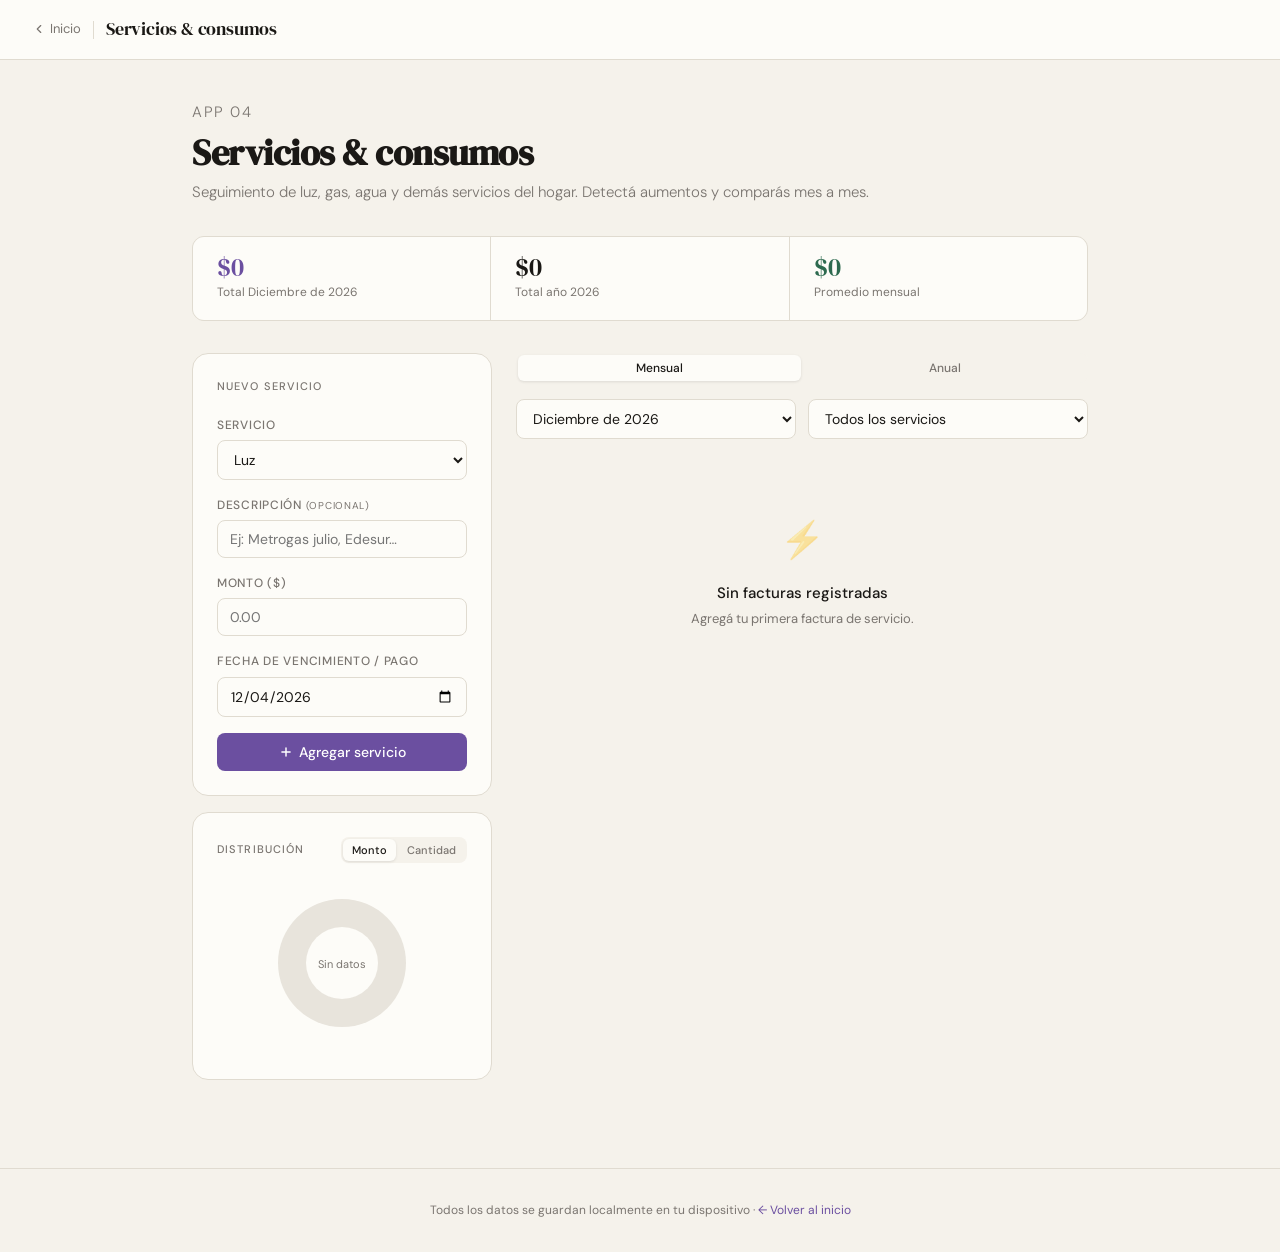
<file: apps/servicios/index.html>
<!DOCTYPE html>
<html lang="es">
<head>
  <meta charset="UTF-8" />
  <meta name="viewport" content="width=device-width, initial-scale=1.0" />
  <title>Servicios — HomeApps</title>
  <link rel="preconnect" href="https://fonts.googleapis.com" />
  <link href="https://fonts.googleapis.com/css2?family=DM+Serif+Display&family=DM+Sans:wght@300;400;500&display=swap" rel="stylesheet" />
  <style>
    *, *::before, *::after { box-sizing: border-box; margin: 0; padding: 0; }
    :root {
      --bg: #F5F2EB; --surface: #FDFCF8; --border: #E0DBD0;
      --text: #1A1815; --muted: #7A7570;
      --accent: #6B4FA0; --accent-light: #F0EAFE;
      --green: #2D6A4F; --green-light: #E8F5EF;
      --coral: #C0453A; --coral-light: #FAEAE9;
      --font-display: 'DM Serif Display', serif; --font-body: 'DM Sans', sans-serif;
      --radius-sm: 8px; --radius-md: 12px; --radius-lg: 16px;
    }
    body { font-family: var(--font-body); background: var(--bg); color: var(--text); min-height: 100vh; font-size: 15px; line-height: 1.6; }
    header { background: var(--surface); border-bottom: 1px solid var(--border); padding: 0 2rem; display: flex; align-items: center; height: 60px; position: sticky; top: 0; z-index: 10; gap: 12px; }
    .back-link { font-size: 13px; color: var(--muted); text-decoration: none; display: flex; align-items: center; gap: 4px; transition: color .15s; }
    .back-link:hover { color: var(--accent); }
    .header-sep { width: 1px; height: 18px; background: var(--border); }
    .header-title { font-family: var(--font-display); font-size: 18px; letter-spacing: -.2px; }
    main { max-width: 960px; margin: 0 auto; padding: 2.5rem 2rem; }
    .hero { margin-bottom: 2rem; }
    .hero-label { font-size: 11px; font-weight: 500; letter-spacing: .1em; text-transform: uppercase; color: var(--accent); margin-bottom: .5rem; }
    .hero h1 { font-family: var(--font-display); font-size: 36px; line-height: 1.15; letter-spacing: -.5px; margin-bottom: .4rem; }
    .hero p { font-size: 15px; color: var(--muted); font-weight: 300; }
    .stats-bar { display: grid; grid-template-columns: repeat(3,1fr); gap: 1px; background: var(--border); border: 1px solid var(--border); border-radius: var(--radius-md); overflow: hidden; margin-bottom: 2rem; }
    .stat { background: var(--surface); padding: 1.1rem 1.5rem; }
    .stat-value { font-family: var(--font-display); font-size: 26px; line-height: 1; margin-bottom: 3px; }
    .stat-value.purple { color: var(--accent); }
    .stat-value.green  { color: var(--green); }
    .stat-label { font-size: 12px; color: var(--muted); }
    .layout { display: grid; grid-template-columns: 300px 1fr; gap: 1.5rem; align-items: start; }
    .sidebar { display: flex; flex-direction: column; gap: 1rem; }
    .card { background: var(--surface); border: 1px solid var(--border); border-radius: var(--radius-lg); padding: 1.5rem; }
    .card-title { font-size: 11px; font-weight: 500; letter-spacing: .1em; text-transform: uppercase; color: var(--muted); margin-bottom: 1.25rem; }
    .card-header { display: flex; align-items: center; justify-content: space-between; margin-bottom: 1.25rem; }
    .card-header .card-title { margin-bottom: 0; }
    .form-group { margin-bottom: 1rem; }
    .form-label { display: block; font-size: 12px; font-weight: 500; color: var(--muted); text-transform: uppercase; letter-spacing: .06em; margin-bottom: 5px; }
    .form-input, .form-select { width: 100%; padding: 9px 12px; border: 1px solid var(--border); border-radius: var(--radius-sm); font-family: var(--font-body); font-size: 14px; color: var(--text); background: var(--surface); transition: border-color .15s; outline: none; }
    .form-input:focus, .form-select:focus { border-color: var(--accent); }
    .btn { display: inline-flex; align-items: center; justify-content: center; gap: 6px; padding: 9px 18px; border-radius: var(--radius-sm); font-family: var(--font-body); font-size: 14px; font-weight: 500; cursor: pointer; transition: all .15s; border: 1px solid transparent; }
    .btn-full { width: 100%; }
    .btn-primary { background: var(--accent); color: white; }
    .btn-primary:hover { background: #5a3f8a; }
    .seg-toggle { display: flex; background: var(--bg); border-radius: var(--radius-sm); padding: 2px; gap: 2px; }
    .seg-btn { font-size: 11px; font-weight: 500; padding: 4px 9px; border-radius: 6px; border: none; cursor: pointer; background: transparent; color: var(--muted); font-family: var(--font-body); transition: all .15s; }
    .seg-btn.active { background: var(--surface); color: var(--text); box-shadow: 0 1px 3px rgba(0,0,0,.1); }
    .chart-svg { display: block; margin: .75rem auto; }
    .legend { display: flex; flex-direction: column; gap: 5px; }
    .legend-row { display: flex; align-items: center; gap: 7px; font-size: 12px; }
    .legend-dot { width: 8px; height: 8px; border-radius: 50%; flex-shrink: 0; }
    .legend-label { flex: 1; color: var(--text); overflow: hidden; text-overflow: ellipsis; white-space: nowrap; }
    .legend-val { color: var(--muted); font-size: 11px; }
    .legend-pct { color: var(--muted); font-size: 11px; min-width: 30px; text-align: right; }
    .filter-row { display: flex; gap: .75rem; margin-bottom: 1rem; flex-wrap: wrap; }
    .filter-row .form-select { flex: 1; min-width: 120px; width: auto; }
    .period-tabs { display: flex; background: var(--bg); border-radius: var(--radius-sm); padding: 2px; gap: 2px; margin-bottom: 1rem; }
    .period-tab { flex: 1; text-align: center; font-size: 12px; font-weight: 500; padding: 5px 10px; border-radius: 6px; border: none; cursor: pointer; background: transparent; color: var(--muted); font-family: var(--font-body); transition: all .15s; }
    .period-tab.active { background: var(--surface); color: var(--text); box-shadow: 0 1px 3px rgba(0,0,0,.1); }
    .bill-list { display: flex; flex-direction: column; gap: .5rem; }
    .bill-item { background: var(--surface); border: 1px solid var(--border); border-radius: var(--radius-md); padding: .9rem 1rem; display: flex; align-items: center; gap: 1rem; }
    .bill-icon { width: 36px; height: 36px; border-radius: 8px; display: flex; align-items: center; justify-content: center; font-size: 18px; flex-shrink: 0; }
    .bill-body { flex: 1; min-width: 0; }
    .bill-name { font-size: 14px; font-weight: 500; }
    .bill-meta { display: flex; align-items: center; gap: .5rem; margin-top: 2px; }
    .bill-date { font-size: 12px; color: var(--muted); }
    .cat-badge { font-size: 10px; font-weight: 500; padding: 2px 7px; border-radius: 20px; }
    .bill-amount { font-family: var(--font-display); font-size: 16px; flex-shrink: 0; }
    .bill-delete { background: none; border: none; cursor: pointer; color: var(--muted); padding: 4px; border-radius: 6px; display: flex; align-items: center; transition: color .15s, background .15s; flex-shrink: 0; }
    .bill-delete:hover { color: var(--coral); background: var(--coral-light); }
    .month-divider { font-size: 11px; font-weight: 500; letter-spacing: .1em; text-transform: uppercase; color: var(--muted); margin: 1.25rem 0 .5rem; }
    .empty-state { text-align: center; padding: 3.5rem 2rem; color: var(--muted); }
    .empty-icon { font-size: 36px; margin-bottom: .75rem; opacity: .4; }
    .empty-state h3 { font-size: 15px; font-weight: 500; color: var(--text); margin-bottom: 4px; }
    .empty-state p { font-size: 13px; }
    .cat-Luz       { background: #FBF3E6; color: #C97D2A; }
    .cat-Gas       { background: #FAEAE9; color: #C0453A; }
    .cat-Agua      { background: #E8EFFE; color: #2A5FA0; }
    .cat-Internet  { background: #F0EAFE; color: #6B4FA0; }
    .cat-Teléfono  { background: #E8F5EF; color: #2D6A4F; }
    .cat-Expensas  { background: #EAF3DE; color: #4A7C59; }
    .cat-Otros     { background: #F5F2EB; color: #7A7570; }
    .icon-Luz      { background: #FBF3E6; }
    .icon-Gas      { background: #FAEAE9; }
    .icon-Agua     { background: #E8EFFE; }
    .icon-Internet { background: #F0EAFE; }
    .icon-Teléfono { background: #E8F5EF; }
    .icon-Expensas { background: #EAF3DE; }
    .icon-Otros    { background: #F5F2EB; }
    footer { text-align: center; padding: 2rem; font-size: 12px; color: var(--muted); border-top: 1px solid var(--border); margin-top: 3rem; }
    @media (max-width: 720px) { .layout { grid-template-columns: 1fr; } .hero h1 { font-size: 28px; } main { padding: 1.5rem 1rem; } header { padding: 0 1rem; } }
    @media (max-width: 480px) { .stats-bar { grid-template-columns: 1fr; } }
  </style>
</head>
<body>
<header>
  <a href="../../index.html" class="back-link">
    <svg width="14" height="14" viewBox="0 0 24 24" fill="none" stroke="currentColor" stroke-width="2" stroke-linecap="round" stroke-linejoin="round"><polyline points="15 18 9 12 15 6"/></svg>
    Inicio
  </a>
  <div class="header-sep"></div>
  <span class="header-title">Servicios &amp; consumos</span>
</header>

<main>
  <div class="hero">
    <p class="hero-label">App 04</p>
    <h1>Servicios &amp; consumos</h1>
    <p>Seguimiento de luz, gas, agua y demás servicios del hogar. Detectá aumentos y comparás mes a mes.</p>
  </div>

  <div class="stats-bar">
    <div class="stat">
      <div class="stat-value purple" id="stat-total">$0</div>
      <div class="stat-label" id="stat-total-label">Total este mes</div>
    </div>
    <div class="stat">
      <div class="stat-value" id="stat-year">$0</div>
      <div class="stat-label" id="stat-year-label">Total este año</div>
    </div>
    <div class="stat">
      <div class="stat-value green" id="stat-avg">$0</div>
      <div class="stat-label">Promedio mensual</div>
    </div>
  </div>

  <div class="layout">
    <aside class="sidebar">
      <div class="card">
        <p class="card-title">Nuevo servicio</p>
        <div class="form-group">
          <label class="form-label" for="inp-type">Servicio</label>
          <select id="inp-type" class="form-select">
            <option>Luz</option><option>Gas</option><option>Agua</option>
            <option>Internet</option><option>Teléfono</option><option>Expensas</option><option>Otros</option>
          </select>
        </div>
        <div class="form-group">
          <label class="form-label" for="inp-notes">Descripción <span style="font-size:10px;font-weight:400;">(opcional)</span></label>
          <input id="inp-notes" class="form-input" type="text" placeholder="Ej: Metrogas julio, Edesur…" autocomplete="off" />
        </div>
        <div class="form-group">
          <label class="form-label" for="inp-amount">Monto ($)</label>
          <input id="inp-amount" class="form-input" type="number" min="0" step="0.01" placeholder="0.00" />
        </div>
        <div class="form-group">
          <label class="form-label" for="inp-date">Fecha de vencimiento / pago</label>
          <input id="inp-date" class="form-input" type="date" />
        </div>
        <button class="btn btn-primary btn-full" onclick="addBill()">
          <svg width="14" height="14" viewBox="0 0 24 24" fill="none" stroke="currentColor" stroke-width="2.5" stroke-linecap="round" stroke-linejoin="round"><line x1="12" y1="5" x2="12" y2="19"/><line x1="5" y1="12" x2="19" y2="12"/></svg>
          Agregar servicio
        </button>
      </div>

      <div class="card">
        <div class="card-header">
          <p class="card-title">Distribución</p>
          <div class="seg-toggle">
            <button class="seg-btn active" onclick="setSegment('amount',this)">Monto</button>
            <button class="seg-btn" onclick="setSegment('count',this)">Cantidad</button>
          </div>
        </div>
        <svg id="chart-svg" class="chart-svg" viewBox="0 0 160 160" width="160" height="160"></svg>
        <div class="legend" id="chart-legend"></div>
      </div>
    </aside>

    <section>
      <div class="period-tabs">
        <button class="period-tab active" onclick="setPeriodView('month',this)">Mensual</button>
        <button class="period-tab" onclick="setPeriodView('year',this)">Anual</button>
      </div>
      <div class="filter-row">
        <select id="filter-period" class="form-select" onchange="render()"></select>
        <select id="filter-type" class="form-select" onchange="render()">
          <option value="Todos">Todos los servicios</option>
          <option>Luz</option><option>Gas</option><option>Agua</option>
          <option>Internet</option><option>Teléfono</option><option>Expensas</option><option>Otros</option>
        </select>
      </div>
      <div id="list-container"></div>
    </section>
  </div>
</main>

<footer>
  Todos los datos se guardan localmente en tu dispositivo · <a href="../../index.html" style="color:var(--accent);text-decoration:none;">← Volver al inicio</a>
</footer>

<script>
  const STORAGE_KEY = 'homeapps_serv_v1';
  const CAT_COLORS = {
    'Luz':'#C97D2A','Gas':'#C0453A','Agua':'#2A5FA0',
    'Internet':'#6B4FA0','Teléfono':'#2D6A4F','Expensas':'#4A7C59','Otros':'#7A7570'
  };
  const CAT_ICONS = { 'Luz':'⚡','Gas':'🔥','Agua':'💧','Internet':'📡','Teléfono':'📱','Expensas':'🏢','Otros':'📌' };
  const CATS = Object.keys(CAT_COLORS);

  let bills = [];
  let segment = 'amount';
  let periodView = 'month';

  function load() { try { bills = JSON.parse(localStorage.getItem(STORAGE_KEY)) || []; } catch { bills = []; } }
  function save() { localStorage.setItem(STORAGE_KEY, JSON.stringify(bills)); }
  function uid() { return Date.now().toString(36)+Math.random().toString(36).slice(2); }
  function todayISO() { return new Date().toISOString().slice(0,10); }
  function monthKey(d) { return d.slice(0,7); }
  function yearKey(d) { return d.slice(0,4); }
  function cap(s) { return s.charAt(0).toUpperCase()+s.slice(1); }
  function fmtMoney(n) { return '$'+n.toLocaleString('es-AR',{minimumFractionDigits:0,maximumFractionDigits:2}); }
  function monthLabel(ym) { const [y,m]=ym.split('-').map(Number); return new Date(y,m-1,1).toLocaleDateString('es-AR',{month:'long',year:'numeric'}); }
  function fmtDate(d) { const [y,m,dd]=d.split('-').map(Number); return new Date(y,m-1,dd).toLocaleDateString('es-AR',{day:'numeric',month:'short'}); }
  function escH(s) { return s.replace(/&/g,'&amp;').replace(/</g,'&lt;').replace(/>/g,'&gt;').replace(/"/g,'&quot;'); }

  function addBill() {
    const type   = document.getElementById('inp-type').value;
    const notes  = document.getElementById('inp-notes').value.trim();
    const amount = parseFloat(document.getElementById('inp-amount').value);
    const date   = document.getElementById('inp-date').value;
    if (!amount || amount <= 0) { document.getElementById('inp-amount').focus(); return; }
    if (!date) { document.getElementById('inp-date').focus(); return; }
    bills.unshift({ id: uid(), type, notes, amount, date });
    save();
    document.getElementById('inp-notes').value='';
    document.getElementById('inp-amount').value='';
    populatePeriodFilter(); render();
  }

  function deleteBill(id) {
    bills=bills.filter(b=>b.id!==id);
    save(); populatePeriodFilter(); render();
  }

  function setSegment(s,el) {
    segment=s;
    document.querySelectorAll('.seg-btn').forEach(b=>b.classList.remove('active'));
    el.classList.add('active');
    renderChart(getBaseBills());
  }

  function setPeriodView(v,el) {
    periodView=v;
    document.querySelectorAll('.period-tab').forEach(b=>b.classList.remove('active'));
    el.classList.add('active');
    populatePeriodFilter(); render();
  }

  function populatePeriodFilter() {
    const sel=document.getElementById('filter-period'), prev=sel.value;
    if (periodView==='month') {
      const months=[...new Set(bills.map(b=>monthKey(b.date)))].sort().reverse();
      const cur=todayISO().slice(0,7);
      if (!months.includes(cur)) months.unshift(cur);
      sel.innerHTML=months.map(m=>`<option value="${m}">${cap(monthLabel(m))}</option>`).join('');
      if([...sel.options].some(o=>o.value===prev)) sel.value=prev; else sel.value=months[0]||cur;
    } else {
      const years=[...new Set(bills.map(b=>yearKey(b.date)))].sort().reverse();
      const curY=todayISO().slice(0,4);
      if (!years.includes(curY)) years.unshift(curY);
      sel.innerHTML=years.map(y=>`<option value="${y}">Año ${y}</option>`).join('');
      if([...sel.options].some(o=>o.value===prev)) sel.value=prev; else sel.value=years[0]||curY;
    }
  }

  function getBaseBills() {
    const period=document.getElementById('filter-period').value;
    return bills.filter(b=>periodView==='month'?monthKey(b.date)===period:yearKey(b.date)===period);
  }

  function getFilteredBills() {
    const type=document.getElementById('filter-type').value;
    return getBaseBills().filter(b=>type==='Todos'||b.type===type);
  }

  function drawDonut(svgId,segs) {
    const el=document.getElementById(svgId); if(!el) return;
    const CX=80,CY=80,R=64,r=36;
    const total=segs.reduce((s,d)=>s+d.value,0);
    if(!total){el.innerHTML=`<circle cx="${CX}" cy="${CY}" r="${R}" fill="#E8E4DC"/><circle cx="${CX}" cy="${CY}" r="${r}" fill="var(--surface)"/><text x="${CX}" y="${CY+5}" text-anchor="middle" font-family="'DM Sans',sans-serif" font-size="11" fill="#7A7570">Sin datos</text>`;return;}
    const active=segs.filter(d=>d.value>0); let html='';
    if(active.length===1){html=`<circle cx="${CX}" cy="${CY}" r="${R}" fill="${active[0].color}"/>`;}
    else{let a=-Math.PI/2;active.forEach(d=>{const sw=(d.value/total)*Math.PI*2,e=a+sw,lg=sw>Math.PI?1:0;const p=(ang,rad)=>[CX+rad*Math.cos(ang),CY+rad*Math.sin(ang)];const[x1,y1]=p(a,R),[x2,y2]=p(e,R),[ix1,iy1]=p(a,r),[ix2,iy2]=p(e,r);html+=`<path d="M${x1.toFixed(2)},${y1.toFixed(2)} A${R},${R} 0 ${lg},1 ${x2.toFixed(2)},${y2.toFixed(2)} L${ix2.toFixed(2)},${iy2.toFixed(2)} A${r},${r} 0 ${lg},0 ${ix1.toFixed(2)},${iy1.toFixed(2)} Z" fill="${d.color}"/>`;a=e;});}
    html+=`<circle cx="${CX}" cy="${CY}" r="${r-1}" fill="var(--surface)"/>`;
    el.innerHTML=html;
  }

  function renderChart(base) {
    const segs=CATS.map(c=>({label:c,color:CAT_COLORS[c],value:segment==='amount'?base.filter(b=>b.type===c).reduce((s,b)=>s+b.amount,0):base.filter(b=>b.type===c).length}));
    const total=segs.reduce((s,d)=>s+d.value,0);
    drawDonut('chart-svg',segs);
    const legendEl=document.getElementById('chart-legend'); if(!legendEl) return;
    if(!total){legendEl.innerHTML='';return;}
    const fmtV=v=>segment==='amount'?fmtMoney(v):`${v} factura${v!==1?'s':''}`;
    legendEl.innerHTML=segs.filter(s=>s.value>0).sort((a,b)=>b.value-a.value).map(s=>`
      <div class="legend-row"><span class="legend-dot" style="background:${s.color}"></span><span class="legend-label">${s.label}</span><span class="legend-val">${fmtV(s.value)}</span><span class="legend-pct">${Math.round(s.value/total*100)}%</span></div>`).join('');
  }

  function render() {
    const base=getBaseBills(), filtered=getFilteredBills();
    const period=document.getElementById('filter-period').value;
    const isYear=periodView==='year';
    const curYear=todayISO().slice(0,4);
    const yearBills=bills.filter(b=>yearKey(b.date)===curYear);
    const yearTotal=yearBills.reduce((s,b)=>s+b.amount,0);
    const months=[...new Set(yearBills.map(b=>monthKey(b.date)))];
    const avg=months.length?yearTotal/months.length:0;
    document.getElementById('stat-total').textContent=fmtMoney(base.reduce((s,b)=>s+b.amount,0));
    document.getElementById('stat-total-label').textContent=isYear?`Total año ${period}`:`Total ${cap(monthLabel(period))}`;
    document.getElementById('stat-year').textContent=fmtMoney(yearTotal);
    document.getElementById('stat-year-label').textContent=`Total año ${curYear}`;
    document.getElementById('stat-avg').textContent=fmtMoney(avg);
    renderChart(base);
    const container=document.getElementById('list-container');
    if(!filtered.length){container.innerHTML=`<div class="empty-state"><div class="empty-icon">⚡</div><h3>Sin facturas registradas</h3><p>Agregá tu primera factura de servicio.</p></div>`;return;}
    const sorted=[...filtered].sort((a,b)=>b.date.localeCompare(a.date));
    const groups={};
    sorted.forEach(b=>{const k=monthKey(b.date);if(!groups[k])groups[k]=[];groups[k].push(b);});
    let html='';
    Object.entries(groups).sort((a,b)=>b[0].localeCompare(a[0])).forEach(([mo,items])=>{
      const gTotal=items.reduce((s,b)=>s+b.amount,0);
      html+=`<div class="month-divider">${cap(monthLabel(mo))} · ${fmtMoney(gTotal)}</div><div class="bill-list">`;
      items.forEach(b=>{
        html+=`<div class="bill-item">
          <div class="bill-icon icon-${b.type}">${CAT_ICONS[b.type]||'📌'}</div>
          <div class="bill-body">
            <div class="bill-name">${b.type}${b.notes?` — ${escH(b.notes)}`:''}</div>
            <div class="bill-meta"><span class="cat-badge cat-${b.type}">${b.type}</span><span class="bill-date">${fmtDate(b.date)}</span></div>
          </div>
          <div class="bill-amount">${fmtMoney(b.amount)}</div>
          <button class="bill-delete" onclick="deleteBill('${b.id}')">
            <svg width="14" height="14" viewBox="0 0 24 24" fill="none" stroke="currentColor" stroke-width="2" stroke-linecap="round" stroke-linejoin="round"><line x1="18" y1="6" x2="6" y2="18"/><line x1="6" y1="6" x2="18" y2="18"/></svg>
          </button>
        </div>`;
      });
      html+=`</div>`;
    });
    container.innerHTML=html;
  }

  load();
  document.getElementById('inp-date').value=todayISO();
  populatePeriodFilter(); render();
</script>
</body>
</html>
</file>
